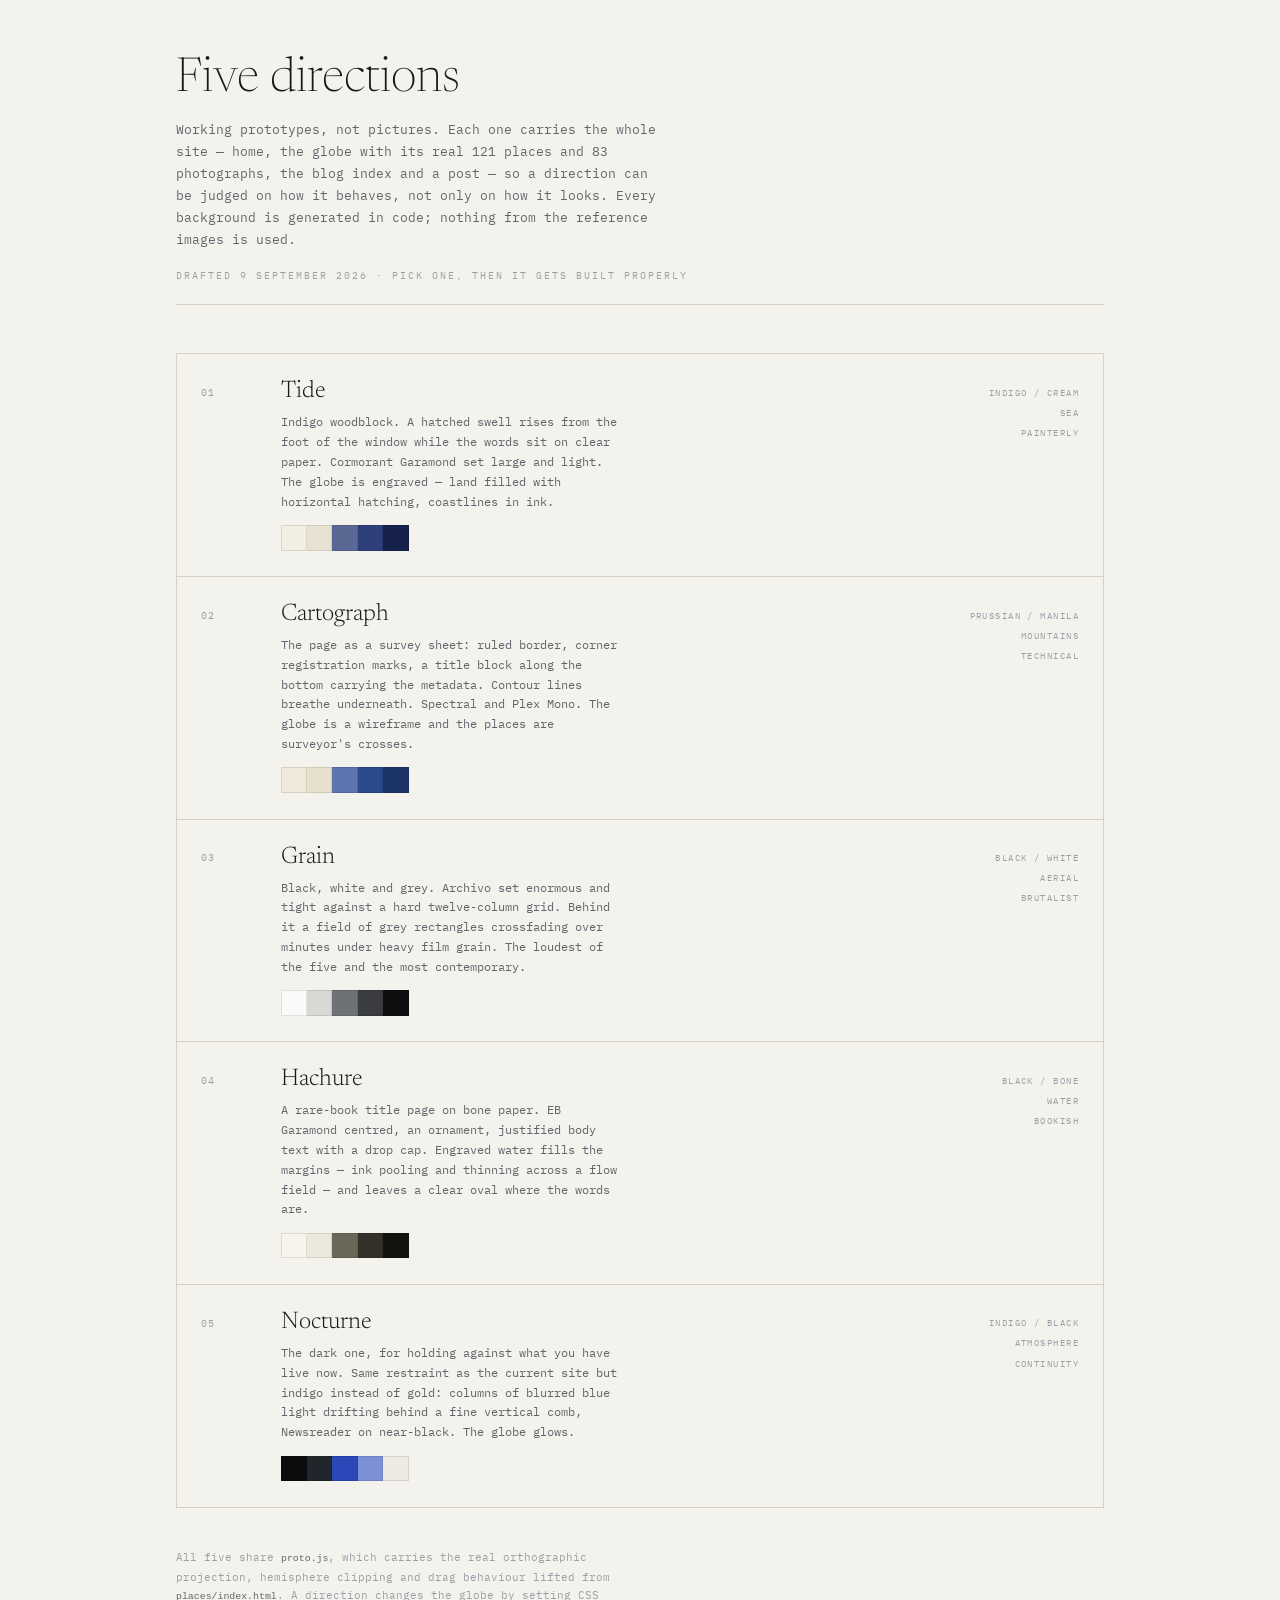
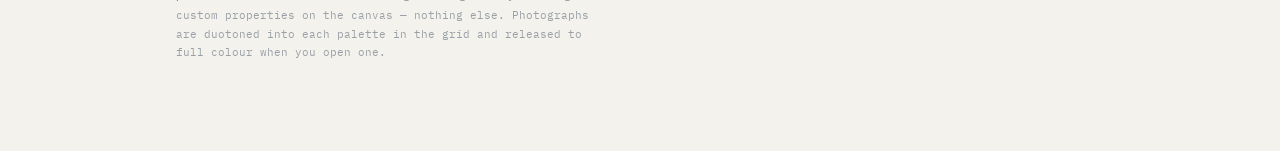
<file: design/index.html>
<!doctype html>
<html lang="en">
<head>
<meta charset="utf-8">
<meta name="viewport" content="width=device-width, initial-scale=1">
<title>Five directions - joeljussila.com</title>
<meta name="robots" content="noindex">
<link rel="preconnect" href="https://fonts.googleapis.com">
<link rel="preconnect" href="https://fonts.gstatic.com" crossorigin>
<link rel="stylesheet" href="https://fonts.googleapis.com/css2?family=IBM+Plex+Mono:wght@300;400;500&family=Newsreader:opsz,wght@6..72,200;6..72,300&display=swap">
<style>
  :root{
    --paper:#F4F2EC; --ink:#16181C; --ink-soft:#61656C; --ink-faint:#9AA0A8; --rule:#D6D2C8;
    --mono:"IBM Plex Mono",ui-monospace,monospace;
    --display:Newsreader,Georgia,serif;
  }
  *,*::before,*::after{ box-sizing:border-box; }
  body{
    margin:0; background:var(--paper); color:var(--ink-soft);
    font-family:var(--mono); font-size:13px; line-height:1.7;
    -webkit-font-smoothing:antialiased;
  }
  .wrap{ max-width:64rem; margin:0 auto; padding:clamp(2rem,6vh,4rem) clamp(1.5rem,5vw,3rem) 5rem; }

  h1{ font-family:var(--display); font-weight:200; font-size:clamp(2rem,5vw,3rem); line-height:1.1; color:var(--ink); margin:0 0 .75rem; }
  .sub{ max-width:60ch; margin:0 0 1rem; font-size:.8125rem; }
  .meta{ font-size:.625rem; letter-spacing:.2em; text-transform:uppercase; color:var(--ink-faint); margin:0 0 3rem; padding-bottom:1.25rem; border-bottom:1px solid var(--rule); }

  ol{ list-style:none; margin:0; padding:0; display:grid; gap:1px; background:var(--rule); border:1px solid var(--rule); }
  li{ background:var(--paper); }

  a.card{
    display:grid; grid-template-columns:3.5rem 1fr 9rem; gap:1.5rem; align-items:start;
    padding:1.5rem 1.5rem 1.6rem; text-decoration:none; color:inherit;
    transition:background-color .25s ease;
  }
  a.card:hover{ background:#EAE7DF; }

  .n{ font-size:.625rem; letter-spacing:.14em; color:var(--ink-faint); padding-top:.35rem; }
  .name{ display:block; font-family:var(--display); font-weight:300; font-size:1.5rem; line-height:1.15; color:var(--ink); margin-bottom:.4rem; }
  .desc{ display:block; font-size:.75rem; line-height:1.65; max-width:48ch; }
  .swatches{ display:flex; gap:0; margin-top:.85rem; }
  .swatches span{ width:1.6rem; height:1.6rem; display:block; border:1px solid rgba(0,0,0,.10); border-left-width:0; }
  .swatches span:first-child{ border-left-width:1px; }
  .tags{ display:flex; flex-direction:column; gap:.3rem; align-items:flex-end; text-align:right; font-size:.5625rem; letter-spacing:.16em; text-transform:uppercase; color:var(--ink-faint); padding-top:.4rem; }

  .foot{ margin-top:2.5rem; font-size:.6875rem; color:var(--ink-faint); max-width:62ch; }
  .foot code{ font-size:.9em; color:var(--ink-soft); }

  @media (max-width:760px){
    a.card{ grid-template-columns:2.5rem 1fr; }
    .tags{ display:none; }
  }
</style>
</head>
<body>
<div class="wrap">
  <h1>Five directions</h1>
  <p class="sub">Working prototypes, not pictures. Each one carries the whole site &mdash; home, the globe with its real 121 places and 83 photographs, the blog index and a post &mdash; so a direction can be judged on how it behaves, not only on how it looks. Every background is generated in code; nothing from the reference images is used.</p>
  <p class="meta">Drafted 9 September 2026 &middot; Pick one, then it gets built properly</p>

  <ol>
    <li>
      <a class="card" href="d1-tide.html">
        <span class="n">01</span>
        <span>
          <span class="name">Tide</span>
          <span class="desc">Indigo woodblock. A hatched swell rises from the foot of the window while the words sit on clear paper. Cormorant Garamond set large and light. The globe is engraved &mdash; land filled with horizontal hatching, coastlines in ink.</span>
          <span class="swatches" aria-hidden="true">
            <span style="background:#F2EEE3"></span><span style="background:#E8E2D2"></span>
            <span style="background:#5A6893"></span><span style="background:#2E3F7A"></span><span style="background:#16224C"></span>
          </span>
        </span>
        <span class="tags"><span>Indigo / cream</span><span>Sea</span><span>Painterly</span></span>
      </a>
    </li>
    <li>
      <a class="card" href="d2-cartograph.html">
        <span class="n">02</span>
        <span>
          <span class="name">Cartograph</span>
          <span class="desc">The page as a survey sheet: ruled border, corner registration marks, a title block along the bottom carrying the metadata. Contour lines breathe underneath. Spectral and Plex Mono. The globe is a wireframe and the places are surveyor's crosses.</span>
          <span class="swatches" aria-hidden="true">
            <span style="background:#EFE9DA"></span><span style="background:#E7E0CD"></span>
            <span style="background:#5B75AE"></span><span style="background:#2B4A8C"></span><span style="background:#1C3468"></span>
          </span>
        </span>
        <span class="tags"><span>Prussian / manila</span><span>Mountains</span><span>Technical</span></span>
      </a>
    </li>
    <li>
      <a class="card" href="d3-grain.html">
        <span class="n">03</span>
        <span>
          <span class="name">Grain</span>
          <span class="desc">Black, white and grey. Archivo set enormous and tight against a hard twelve-column grid. Behind it a field of grey rectangles crossfading over minutes under heavy film grain. The loudest of the five and the most contemporary.</span>
          <span class="swatches" aria-hidden="true">
            <span style="background:#FAFAF8"></span><span style="background:#D8D8D5"></span>
            <span style="background:#6E7176"></span><span style="background:#3A3C40"></span><span style="background:#0E0F11"></span>
          </span>
        </span>
        <span class="tags"><span>Black / white</span><span>Aerial</span><span>Brutalist</span></span>
      </a>
    </li>
    <li>
      <a class="card" href="d4-hachure.html">
        <span class="n">04</span>
        <span>
          <span class="name">Hachure</span>
          <span class="desc">A rare-book title page on bone paper. EB Garamond centred, an ornament, justified body text with a drop cap. Engraved water fills the margins &mdash; ink pooling and thinning across a flow field &mdash; and leaves a clear oval where the words are.</span>
          <span class="swatches" aria-hidden="true">
            <span style="background:#F7F4EC"></span><span style="background:#EDE8DC"></span>
            <span style="background:#6B6759"></span><span style="background:#33312A"></span><span style="background:#14130F"></span>
          </span>
        </span>
        <span class="tags"><span>Black / bone</span><span>Water</span><span>Bookish</span></span>
      </a>
    </li>
    <li>
      <a class="card" href="d5-nocturne.html">
        <span class="n">05</span>
        <span>
          <span class="name">Nocturne</span>
          <span class="desc">The dark one, for holding against what you have live now. Same restraint as the current site but indigo instead of gold: columns of blurred blue light drifting behind a fine vertical comb, Newsreader on near-black. The globe glows.</span>
          <span class="swatches" aria-hidden="true">
            <span style="background:#0B0C0E"></span><span style="background:#22252B"></span>
            <span style="background:#2A48B8"></span><span style="background:#7C90D8"></span><span style="background:#EDEAE2"></span>
          </span>
        </span>
        <span class="tags"><span>Indigo / black</span><span>Atmosphere</span><span>Continuity</span></span>
      </a>
    </li>
  </ol>

  <p class="foot">All five share <code>proto.js</code>, which carries the real orthographic projection, hemisphere clipping and drag behaviour lifted from <code>places/index.html</code>. A direction changes the globe by setting CSS custom properties on the canvas &mdash; nothing else. Photographs are duotoned into each palette in the grid and released to full colour when you open one.</p>
</div>
</body>
</html>
</file>
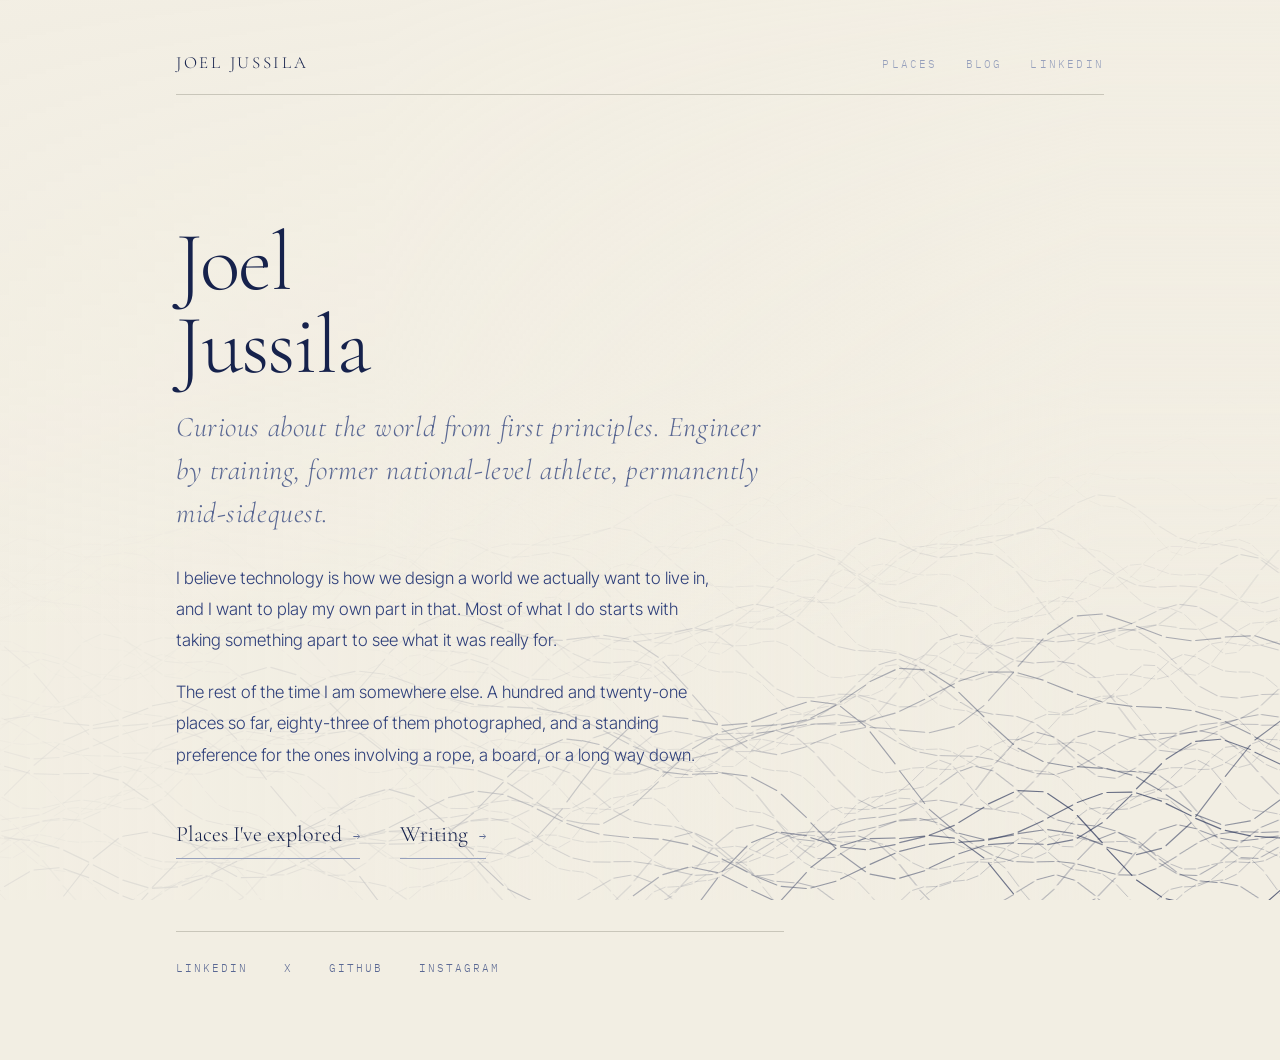
<file: design/d1-tide.html>
<!doctype html>
<html lang="en">
<head>
<meta charset="utf-8">
<meta name="viewport" content="width=device-width, initial-scale=1">
<title>Tide - Joel Jussila</title>
<meta name="robots" content="noindex">
<link rel="preconnect" href="https://fonts.googleapis.com">
<link rel="preconnect" href="https://fonts.gstatic.com" crossorigin>
<link rel="stylesheet" href="https://fonts.googleapis.com/css2?family=Cormorant+Garamond:ital,wght@0,300;0,400;1,300&family=IBM+Plex+Mono:wght@300;400&family=Inter+Tight:wght@300;400&display=swap">
<style>
  :root{
    --paper:      #F2EEE3;
    --paper-deep: #E8E2D2;
    --ink:        #16224C;
    --ink-mid:    #2E3F7A;
    --ink-soft:   #5A6893;
    --ink-faint:  #96A0BC;
    --rule:       #C9C6BA;
    --sea:        22, 34, 76;
    --display: "Cormorant Garamond", Georgia, serif;
    --body: "Inter Tight", system-ui, sans-serif;
    --mono: "IBM Plex Mono", ui-monospace, monospace;
  }

  *,*::before,*::after{ box-sizing:border-box; }

  html,body{ height:100%; }

  body{
    margin:0;
    background: var(--paper);
    color: var(--ink-mid);
    font-family: var(--body);
    font-weight:300;
    font-size:16px;
    line-height:1.75;
    -webkit-font-smoothing:antialiased;
    overflow-x:hidden;
  }

  /* ---- the sea ---------------------------------------------------------
     Three layers of hatched swell, painted once each and then drifting past
     one another at different speeds. Nothing is regenerated per frame, so
     the whole thing costs a couple of drawImage calls. */

  #sea{
    position:fixed;
    inset:0;
    width:100%;
    height:100%;
    z-index:0;
    pointer-events:none;
  }

  .veil{
    position:fixed;
    inset:0;
    z-index:1;
    pointer-events:none;
    background:
      linear-gradient(to bottom, rgba(242,238,227,.94) 0%, rgba(242,238,227,.58) 42%, rgba(242,238,227,0) 70%),
      linear-gradient(to right, rgba(242,238,227,.90) 0%, rgba(242,238,227,.82) 30%, rgba(242,238,227,.42) 58%, rgba(242,238,227,0) 86%);
  }

  html[data-current-view="places"] .veil,
  html[data-current-view="blog"] .veil,
  html[data-current-view="post"] .veil{
    background:
      linear-gradient(to bottom, rgba(242,238,227,.95) 0%, rgba(242,238,227,.90) 60%, rgba(242,238,227,.86) 100%);
  }

  .shell{
    position:relative;
    z-index:2;
    max-width: 66rem;
    margin:0 auto;
    padding: clamp(1.75rem,4vw,3rem) clamp(1.5rem,5vw,4rem) 5rem;
    min-height:100%;
  }

  /* ---- chrome ---------------------------------------------------------- */

  .masthead{
    display:flex;
    justify-content:space-between;
    align-items:baseline;
    gap:2rem;
    padding-bottom:1rem;
    border-bottom:1px solid var(--rule);
  }

  .sigil{
    font-family:var(--display);
    font-size:1.0625rem;
    letter-spacing:.16em;
    text-transform:uppercase;
    color:var(--ink);
    text-decoration:none;
  }

  nav.top{ display:flex; gap:1.75rem; }

  nav.top a{
    font-family:var(--mono);
    font-size:.6875rem;
    letter-spacing:.2em;
    text-transform:uppercase;
    color:var(--ink-faint);
    text-decoration:none;
    padding-bottom:.2rem;
    border-bottom:1px solid transparent;
    transition:color .35s ease, border-color .35s ease;
  }
  nav.top a:hover{ color:var(--ink); border-bottom-color:var(--ink); }
  html[data-current-view="places"] nav.top a[data-goto="places"],
  html[data-current-view="blog"] nav.top a[data-goto="blog"],
  html[data-current-view="post"] nav.top a[data-goto="blog"]{ color:var(--ink); border-bottom-color:var(--ink); }

  /* ---- home ------------------------------------------------------------ */

  .hero{ padding: clamp(4rem,14vh,9rem) 0 0; max-width:38rem; }

  h1{
    font-family:var(--display);
    font-weight:300;
    font-size:clamp(3rem,9vw,5.25rem);
    line-height:.98;
    letter-spacing:-.015em;
    color:var(--ink);
    margin:0 0 1.75rem;
  }

  h1 em{
    display:block;
    font-style:italic;
    font-size:.34em;
    letter-spacing:.02em;
    line-height:1.5;
    color:var(--ink-soft);
    margin-top:1.25rem;
  }

  .lede{
    font-size:1.0625rem;
    line-height:1.85;
    color:var(--ink-mid);
    margin:0 0 2.75rem;
    max-width:34rem;
  }
  .lede + .lede{ margin-top:-1.5rem; }

  .doors{ display:flex; flex-wrap:wrap; gap:.75rem 2.5rem; align-items:baseline; margin:0 0 4.5rem; }

  .door{
    font-family:var(--display);
    font-size:1.375rem;
    color:var(--ink);
    text-decoration:none;
    display:inline-flex;
    align-items:baseline;
    gap:.7rem;
    padding-bottom:.25rem;
    border-bottom:1px solid var(--ink-faint);
    transition:border-color .35s ease, gap .35s ease;
  }
  .door .arrow{ font-family:var(--mono); font-size:.75rem; color:var(--ink-soft); }
  .door:hover{ border-bottom-color:var(--ink); gap:1.1rem; }

  .elsewhere{
    list-style:none; margin:0; padding:1.25rem 0 0;
    border-top:1px solid var(--rule);
    display:flex; flex-wrap:wrap; gap:.4rem 2.25rem;
  }
  .elsewhere a{
    font-family:var(--mono);
    font-size:.6875rem;
    letter-spacing:.18em;
    text-transform:uppercase;
    color:var(--ink-soft);
    text-decoration:none;
    transition:color .3s ease;
  }
  .elsewhere a:hover{ color:var(--ink); }

  /* ---- section heads --------------------------------------------------- */

  .kicker{
    font-family:var(--mono);
    font-size:.625rem;
    letter-spacing:.24em;
    text-transform:uppercase;
    color:var(--ink-faint);
    margin:0 0 1rem;
  }

  h2.section{
    font-family:var(--display);
    font-weight:300;
    font-size:clamp(2.25rem,6vw,3.5rem);
    line-height:1.05;
    color:var(--ink);
    margin:0 0 .85rem;
  }

  .note{ font-size:.9375rem; color:var(--ink-soft); max-width:44ch; margin:0; }

  .view-head{ padding: clamp(2.5rem,7vh,4.5rem) 0 clamp(1.5rem,4vh,2.5rem); }

  /* ---- places ---------------------------------------------------------- */

  .stage{
    display:grid;
    grid-template-columns: minmax(0,1fr) 14rem;
    gap: clamp(2rem,5vw,4rem);
    align-items:start;
  }

  .globe-holder{
    position:relative;
    display:grid;
    place-items:center;
    min-height: min(62vh, 34rem);
  }

  canvas[data-proto="globe"]{
    display:block;
    touch-action:none;
    cursor:grab;
    max-width:100%;
    --g-sea: transparent;
    --g-land: #E4DFD1;
    --g-edge: #16224C;
    --g-grat: rgba(22,34,76,.10);
    --g-rim: rgba(22,34,76,.35);
    --g-mark: #16224C;
    --g-mark-hi: #16224C;
    --g-label: #16224C;
    --g-glow: 22,34,76;
    --g-glow-alpha: 0.05;
    --g-label-font: 400 11px "IBM Plex Mono", monospace;
    --g-hatch-gap: 3.4;
    --g-hatch-angle: 0;
    --g-mark-shape: dot;
  }
  canvas.dragging{ cursor:grabbing; }

  .index-head{
    display:flex; justify-content:space-between; align-items:baseline;
    font-family:var(--mono); font-size:.625rem; letter-spacing:.2em;
    text-transform:uppercase; color:var(--ink-faint);
    padding-bottom:.75rem; margin:0 0 .5rem;
    border-bottom:1px solid var(--rule);
  }

  ul.index{
    list-style:none; margin:0; padding:0 .5rem 0 0;
    max-height:min(30rem, 58vh); overflow-y:auto;
    scrollbar-width:thin; scrollbar-color:var(--rule) transparent;
  }
  ul.index::-webkit-scrollbar{ width:4px; }
  ul.index::-webkit-scrollbar-thumb{ background:var(--rule); }

  ul.index button{
    width:100%; display:flex; align-items:baseline; gap:.85rem;
    padding:.35rem 0; background:none; border:0; text-align:left;
    font-family:var(--display); font-size:1rem; color:var(--ink-soft);
    cursor:pointer; transition:color .3s ease;
  }
  ul.index button:hover, ul.index button[aria-current="true"]{ color:var(--ink); }
  ul.index .n{ font-family:var(--mono); font-size:.5625rem; color:var(--ink-faint); font-variant-numeric:tabular-nums; }

  /* ---- panel ----------------------------------------------------------- */

  .panel{
    position:fixed; top:0; right:0; bottom:0; z-index:30;
    width:min(25rem,100vw);
    background:var(--paper);
    border-left:1px solid var(--rule);
    padding: clamp(1.5rem,4vw,2.25rem);
    overflow-y:auto;
    transform:translateX(101%);
    box-shadow: -30px 0 60px -40px rgba(22,34,76,.4);
    /* Closed means invisible, not merely pushed off the edge. A transform
       alone leaves the panel on screen for any frame where the breakpoint
       has just changed and the transition has not caught up. */
    visibility:hidden;
  }
  .ready .panel{ transition: transform .5s cubic-bezier(.22,.61,.36,1), visibility 0s linear .5s; }
  .panel[data-open="true"]{
    transform:none;
    visibility:visible;
    transition: transform .5s cubic-bezier(.22,.61,.36,1), visibility 0s;
  }

  .panel-close{
    background:none; border:0; padding:0;
    font-family:var(--mono); font-size:.625rem; letter-spacing:.2em;
    text-transform:uppercase; color:var(--ink-faint); cursor:pointer;
    transition:color .3s ease;
  }
  .panel-close:hover{ color:var(--ink); }

  .panel h3{
    font-family:var(--display); font-weight:300;
    font-size:2.25rem; line-height:1.1; color:var(--ink);
    margin:1.5rem 0 .35rem;
  }
  .coords{ font-family:var(--mono); font-size:.625rem; letter-spacing:.1em; color:var(--ink-faint); margin:0 0 1.75rem; }

  .frames{ display:grid; gap:.6rem; }

  /* Duotone: the photograph is flattened to grey, multiplied onto paper so
     white becomes paper, then screened with indigo so black becomes ink.
     Colour is held back for the lightbox. */
  .frame{
    position:relative;
    aspect-ratio:1/1;
    background:var(--paper-deep);
    overflow:hidden;
    cursor:pointer;
    border:1px solid var(--rule);
  }
  .frame img{
    width:100%; height:100%; object-fit:cover; display:block;
    filter:grayscale(1) contrast(1.12) brightness(1.04);
    mix-blend-mode:multiply;
    transition:transform .8s cubic-bezier(.22,.61,.36,1);
  }
  .frame::after{
    content:""; position:absolute; inset:0; pointer-events:none;
    background:rgb(var(--sea));
    mix-blend-mode:screen;
    opacity:.62;
  }
  .frame:hover img{ transform:scale(1.03); }
  .frame.is-empty{
    display:grid; place-items:center; cursor:default;
    font-family:var(--mono); font-size:.5625rem; letter-spacing:.18em;
    text-transform:uppercase; color:var(--ink-faint);
  }
  .frame.is-empty::after{ display:none; }

  .lightbox{
    position:fixed; inset:0; z-index:60;
    background:rgba(242,238,227,.94);
    display:grid; place-items:center;
    padding:clamp(1.5rem,6vw,5rem);
    opacity:0; visibility:hidden; transition:opacity .4s ease, visibility .4s;
    cursor:zoom-out;
  }
  .lightbox[data-open="true"]{ opacity:1; visibility:visible; }
  .lightbox img{ max-width:100%; max-height:82vh; display:block; box-shadow:0 40px 80px -40px rgba(22,34,76,.45); }
  .lightbox figcaption{
    font-family:var(--mono); font-size:.625rem; letter-spacing:.2em;
    text-transform:uppercase; color:var(--ink-soft); margin-top:1.25rem; text-align:center;
  }

  /* ---- blog ------------------------------------------------------------ */

  ul.posts{ list-style:none; margin:0; padding:0; border-top:1px solid var(--rule); max-width:48rem; }
  ul.posts button{
    width:100%; display:grid;
    grid-template-columns:2.5rem 1fr auto;
    gap:1.5rem; align-items:baseline;
    padding:1.75rem 0; background:none; border:0;
    border-bottom:1px solid var(--rule);
    text-align:left; cursor:pointer;
    transition:padding-left .4s cubic-bezier(.22,.61,.36,1);
  }
  ul.posts button:hover{ padding-left:.75rem; }
  .post-n{ font-family:var(--mono); font-size:.625rem; color:var(--ink-faint); }
  .post-main{ display:block; }
  .post-title{
    display:block; font-family:var(--display); font-weight:300;
    font-size:1.625rem; line-height:1.2; color:var(--ink); margin-bottom:.3rem;
  }
  .post-stand{ display:block; font-size:.875rem; color:var(--ink-soft); max-width:40ch; }
  .post-meta{ display:flex; flex-direction:column; align-items:flex-end; gap:.2rem; font-family:var(--mono); font-size:.5625rem; letter-spacing:.14em; text-transform:uppercase; color:var(--ink-faint); }

  /* ---- one post -------------------------------------------------------- */

  .article{ max-width:34rem; margin:0 auto; padding: clamp(2.5rem,7vh,5rem) 0 6rem; }
  .article .back{
    font-family:var(--mono); font-size:.625rem; letter-spacing:.2em;
    text-transform:uppercase; color:var(--ink-faint); text-decoration:none;
    display:inline-block; margin-bottom:3rem; cursor:pointer;
  }
  .article .back:hover{ color:var(--ink); }
  .article h2{
    font-family:var(--display); font-weight:300;
    font-size:clamp(2.25rem,5.5vw,3.25rem); line-height:1.08;
    color:var(--ink); margin:0 0 1rem;
  }
  .article .standfirst{
    font-family:var(--display); font-style:italic; font-size:1.25rem;
    line-height:1.6; color:var(--ink-soft); margin:0 0 1.5rem;
  }
  .article .dateline{
    font-family:var(--mono); font-size:.625rem; letter-spacing:.18em;
    text-transform:uppercase; color:var(--ink-faint);
    padding-bottom:2.5rem; margin:0 0 2.5rem; border-bottom:1px solid var(--rule);
  }
  .article .body p{ font-size:1.0625rem; line-height:1.95; color:var(--ink-mid); margin:0 0 1.6rem; }
  .article .body p:first-child::first-letter{
    font-family:var(--display); font-size:3.6em; float:left;
    line-height:.82; padding:.06em .12em 0 0; color:var(--ink);
  }

  @media (max-width:880px){
    .stage{ grid-template-columns:1fr; }
    ul.index{ max-height:16rem; }
    .panel{ top:auto; width:100%; max-height:84svh; border-left:0; border-top:1px solid var(--rule); transform:translateY(101%); }
    ul.posts button{ grid-template-columns:2rem 1fr; }
    .post-meta{ display:none; }
  }

  @media (prefers-reduced-motion: reduce){
    *{ transition-duration:.01ms !important; }
  }
</style>
</head>
<body>

<canvas id="sea" aria-hidden="true"></canvas>
<div class="veil" aria-hidden="true"></div>

<div class="shell">

  <header class="masthead">
    <a class="sigil" href="#" data-goto="home">Joel Jussila</a>
    <nav class="top">
      <a href="#" data-goto="places">Places</a>
      <a href="#" data-goto="blog">Blog</a>
      <a href="https://www.linkedin.com/in/joel-jussila/">LinkedIn</a>
    </nav>
  </header>

  <!-- ---- home ---- -->
  <section data-view="home">
    <div class="hero">
      <h1>Joel<br>Jussila<em>Curious about the world from first principles. Engineer by training, former national-level athlete, permanently mid-sidequest.</em></h1>

      <p class="lede">I believe technology is how we design a world we actually want to live in, and I want to play my own part in that. Most of what I do starts with taking something apart to see what it was really for.</p>
      <p class="lede">The rest of the time I am somewhere else. A hundred and twenty-one places so far, eighty-three of them photographed, and a standing preference for the ones involving a rope, a board, or a long way down.</p>

      <div class="doors">
        <a class="door" href="#" data-goto="places">Places I've explored <span class="arrow">&rarr;</span></a>
        <a class="door" href="#" data-goto="blog">Writing <span class="arrow">&rarr;</span></a>
      </div>

      <ul class="elsewhere">
        <li><a href="https://www.linkedin.com/in/joel-jussila/" rel="me">LinkedIn</a></li>
        <li><a href="https://x.com/JoelJussila" rel="me">X</a></li>
        <li><a href="https://github.com/joeljussila" rel="me">GitHub</a></li>
        <li><a href="https://instagram.com/jussilajoel" rel="me">Instagram</a></li>
      </ul>
    </div>
  </section>

  <!-- ---- places ---- -->
  <section data-view="places" hidden>
    <div class="view-head">
      <p class="kicker">Atlas / <span data-proto="count-inline"></span> places</p>
      <h2 class="section">Places I've explored</h2>
      <p class="note">Drag to turn the globe. Every mark is somewhere I have been; open one to see what it looks like.</p>
    </div>

    <div class="stage">
      <div class="globe-holder">
        <canvas data-proto="globe" data-globe-style="hatch" aria-label="Rotatable globe marking visited places. The list beside it covers the same places."></canvas>
      </div>
      <nav>
        <p class="index-head"><span>Index</span><span data-proto="count"></span></p>
        <ul class="index" data-proto="index"></ul>
      </nav>
    </div>
  </section>

  <!-- ---- blog ---- -->
  <section data-view="blog" hidden>
    <div class="view-head">
      <p class="kicker">Blog</p>
      <h2 class="section">Writing</h2>
      <p class="note">Thinking out loud, mostly unfinished. Placeholder pieces until there is something real to put here.</p>
    </div>
    <ul class="posts" data-proto="posts"></ul>
  </section>

  <!-- ---- one post ---- -->
  <section data-view="post" hidden>
    <article class="article">
      <a class="back" data-goto="blog">&larr; All writing</a>
      <h2 data-proto="post-title"></h2>
      <p class="standfirst" data-proto="post-standfirst"></p>
      <p class="dateline" data-proto="post-date"></p>
      <div class="body" data-proto="post-body"></div>
    </article>
  </section>

</div>

<aside class="panel" data-proto="panel" data-open="false" aria-hidden="true">
  <button class="panel-close" data-proto="panel-close" type="button">Close</button>
  <h3 data-proto="panel-title"></h3>
  <p class="coords" data-proto="panel-coords"></p>
  <div class="frames" data-proto="panel-frames"></div>
</aside>

<figure class="lightbox" data-proto="lightbox" data-open="false" aria-hidden="true">
  <img data-proto="lightbox-img" alt="">
  <figcaption data-proto="lightbox-caption"></figcaption>
</figure>

<script src="proto.js"></script>
<script>
/* ---- the sea --------------------------------------------------------------
 *
 * Swell drawn as short ink strokes riding a sum of sines, dense at the foot
 * of the page and dissolving upward. Each layer is painted once into a tile
 * exactly one viewport wide; the wave frequencies are snapped to whole
 * cycles across that width so the tile can be laid end to end without a
 * seam. The animation is then nothing but those tiles sliding past one
 * another at a few pixels a second - slow enough to read as weather, cheap
 * enough to leave running.
 *
 * Tiles are painted at 1x on purpose. Three retina-sized tiles exceed the
 * page's canvas memory budget, and the browser answers that by handing back
 * canvases of zero size. Slight aliasing on a hairline reads as ink grain
 * anyway.
 */
(function(){
  var canvas = document.getElementById("sea");
  var ctx = canvas.getContext("2d");
  var reduced = matchMedia("(prefers-reduced-motion: reduce)").matches;

  var INK = "22,34,76";
  var TAU = Math.PI * 2;

  var layers = [
    { speed: 0.09, alpha: 0.34, amp: 26, cycles: 5, rows: 22, len: 11, gap: 2.6, top: 0.44, bottom: 1.00, w: 0.7 },
    { speed: 0.17, alpha: 0.48, amp: 40, cycles: 3, rows: 20, len: 17, gap: 3.4, top: 0.60, bottom: 1.14, w: 0.9 },
    { speed: 0.30, alpha: 0.66, amp: 58, cycles: 2, rows: 16, len: 25, gap: 4.6, top: 0.76, bottom: 1.28, w: 1.15 }
  ];

  var W = 0, H = 0;

  function paintLayer(layer, index){
    var tile = document.createElement("canvas");
    tile.width = Math.max(1, Math.round(W));
    tile.height = Math.max(1, Math.round(H));
    var t = tile.getContext("2d");
    t.lineCap = "round";

    // Whole cycles across the tile, so the two halves of the loop meet
    // without a join.
    var f1 = TAU * layer.cycles / W;
    var f2 = f1 * 3;
    var seed = index * 2.7;

    for (var r = 0; r < layer.rows; r++){
      var band = r / (layer.rows - 1);
      var rowY = H * (layer.top + (layer.bottom - layer.top) * band);

      // Ink gathers toward the bottom of the window and thins out above,
      // so the page has a waterline rather than an all-over pattern.
      var depth = rowY / H;
      var fade = Math.max(0, Math.min(1, (depth - 0.40) / 0.55));
      fade = Math.pow(fade, 1.6);
      if (fade <= 0.004) continue;

      // Each row carries its own phase and amplitude, which is what stops
      // the rows from lining up into corduroy.
      var phase = r * 1.31 + seed;
      var amp = layer.amp * (0.55 + 0.75 * Math.abs(Math.sin(r * 0.83 + seed)));

      t.strokeStyle = "rgba(" + INK + "," + (layer.alpha * fade).toFixed(3) + ")";
      t.lineWidth = layer.w;
      t.beginPath();

      var step = layer.len + layer.gap;
      for (var x = -layer.len; x < W + layer.len; x += step){
        var y = rowY
          + Math.sin(x * f1 + phase) * amp
          + Math.sin(x * f2 + phase * 1.7) * amp * 0.28;
        // Strokes lean into the slope of the wave, which is what makes the
        // field read as moving water rather than as a texture.
        var slope = Math.cos(x * f1 + phase) * amp * f1
                  + Math.cos(x * f2 + phase * 1.7) * amp * 0.28 * f2;
        var half = layer.len / 2;
        t.moveTo(x - half, y - slope * half);
        t.lineTo(x + half, y + slope * half);
      }
      t.stroke();
    }

    layer.tile = tile;
    layer.offset = layer.offset || Math.random() * W;
  }

  function resize(){
    W = Math.max(1, innerWidth);
    H = Math.max(1, innerHeight);
    var dpr = Math.min(devicePixelRatio || 1, 2);
    canvas.width = Math.round(W * dpr);
    canvas.height = Math.round(H * dpr);
    canvas.style.width = W + "px";
    canvas.style.height = H + "px";
    ctx.setTransform(dpr,0,0,dpr,0,0);
    layers.forEach(paintLayer);
    render();
  }

  function render(){
    ctx.clearRect(0,0,W,H);
    for (var i = 0; i < layers.length; i++){
      var l = layers[i];
      if (!l.tile || !l.tile.width) continue;
      var x = -(l.offset % W);
      ctx.drawImage(l.tile, x, 0);
      ctx.drawImage(l.tile, x + W, 0);
    }
  }

  var last = performance.now();
  function tick(now){
    var dt = Math.min(now - last, 100) / 1000;
    last = now;
    for (var i = 0; i < layers.length; i++) layers[i].offset += layers[i].speed * dt * 60;
    render();
    requestAnimationFrame(tick);
  }

  var timer;
  addEventListener("resize", function(){
    clearTimeout(timer);
    timer = setTimeout(resize, 150);
  });

  resize();
  if (!reduced) requestAnimationFrame(tick);
})();

Proto.start();
</script>
</body>
</html>
</file>
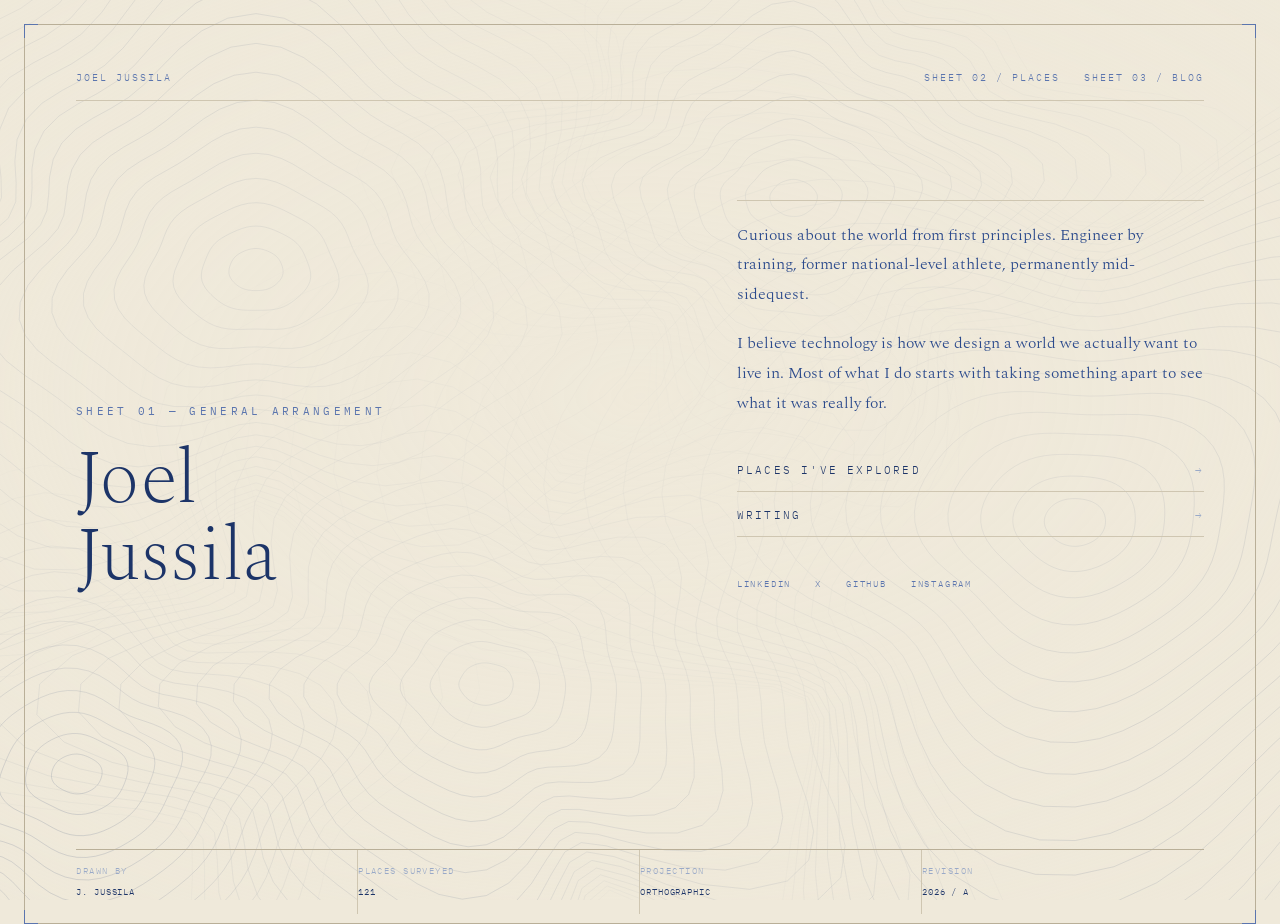
<file: design/d2-cartograph.html>
<!doctype html>
<html lang="en">
<head>
<meta charset="utf-8">
<meta name="viewport" content="width=device-width, initial-scale=1">
<title>Cartograph - Joel Jussila</title>
<meta name="robots" content="noindex">
<link rel="preconnect" href="https://fonts.googleapis.com">
<link rel="preconnect" href="https://fonts.gstatic.com" crossorigin>
<link rel="stylesheet" href="https://fonts.googleapis.com/css2?family=IBM+Plex+Mono:wght@300;400;500&family=Spectral:ital,wght@0,200;0,300;0,400;1,300&display=swap">
<style>
  :root{
    --paper:      #EFE9DA;
    --paper-warm: #E7E0CD;
    --ink:        #1C3468;
    --ink-mid:    #2B4A8C;
    --ink-soft:   #5B75AE;
    --ink-faint:  #9AAAC8;
    --rule:       #B9AF98;
    --rule-fine:  #CFC6B1;
    --display: Spectral, Georgia, serif;
    --mono: "IBM Plex Mono", ui-monospace, monospace;
  }

  *,*::before,*::after{ box-sizing:border-box; }
  html,body{ height:100%; }

  body{
    margin:0;
    background:var(--paper);
    color:var(--ink-mid);
    font-family:var(--display);
    font-weight:300;
    font-size:16px;
    line-height:1.7;
    -webkit-font-smoothing:antialiased;
    overflow-x:hidden;
  }

  #contours{ position:fixed; inset:0; width:100%; height:100%; z-index:0; pointer-events:none; }

  .veil{
    position:fixed; inset:0; z-index:1; pointer-events:none;
    background:
      radial-gradient(88% 72% at 50% 44%, rgba(239,233,218,.90) 0%, rgba(239,233,218,.72) 48%, rgba(239,233,218,.30) 100%);
  }
  html[data-current-view="places"] .veil,
  html[data-current-view="blog"] .veil,
  html[data-current-view="post"] .veil{
    background: rgba(239,233,218,.90);
  }

  /* ---- the drawing sheet -----------------------------------------------
     The whole page is presented as a survey sheet: a ruled border, corner
     registration marks, and a title block that carries the metadata a
     drawing would carry. */

  .sheet{
    position:relative;
    z-index:2;
    min-height:100%;
    margin: clamp(.75rem,2vw,1.5rem);
    border:1px solid var(--rule);
    padding: clamp(1.5rem,3.5vw,2.75rem) clamp(1.5rem,4vw,3.25rem) 0;
    display:flex;
    flex-direction:column;
  }

  /* Registration marks, one per corner. */
  .sheet::before, .sheet::after,
  .reg-b::before, .reg-b::after{
    content:"";
    position:absolute;
    width:14px; height:14px;
    border:0 solid var(--ink-soft);
    pointer-events:none;
  }
  .sheet::before{ top:-1px; left:-1px; border-top-width:1px; border-left-width:1px; }
  .sheet::after{ top:-1px; right:-1px; border-top-width:1px; border-right-width:1px; }
  .reg-b::before{ bottom:-1px; left:-1px; border-bottom-width:1px; border-left-width:1px; }
  .reg-b::after{ bottom:-1px; right:-1px; border-bottom-width:1px; border-right-width:1px; }
  .reg-b{ position:absolute; inset:0; pointer-events:none; }

  .sheet-head{
    display:flex; justify-content:space-between; align-items:baseline; gap:2rem;
    font-family:var(--mono); font-size:.625rem; letter-spacing:.2em;
    text-transform:uppercase; color:var(--ink-soft);
    padding-bottom:.85rem; border-bottom:1px solid var(--rule-fine);
  }
  .sheet-head a{ color:var(--ink-soft); text-decoration:none; transition:color .3s ease; }
  .sheet-head a:hover{ color:var(--ink); }
  nav.top{ display:flex; gap:1.5rem; }
  html[data-current-view="places"] nav.top a[data-goto="places"],
  html[data-current-view="blog"] nav.top a[data-goto="blog"],
  html[data-current-view="post"] nav.top a[data-goto="blog"]{ color:var(--ink); }

  .sheet-body{ flex:1; }

  /* ---- title block ------------------------------------------------------ */

  .title-block{
    margin-top:auto;
    display:grid;
    grid-template-columns: repeat(4, minmax(0,1fr));
    border-top:1px solid var(--rule);
    font-family:var(--mono);
    font-size:.5625rem;
    letter-spacing:.16em;
    text-transform:uppercase;
  }
  .title-block div{ padding:.85rem 1rem .9rem 0; border-right:1px solid var(--rule-fine); }
  .title-block div:last-child{ border-right:0; }
  .title-block dt{ color:var(--ink-faint); margin:0 0 .35rem; }
  .title-block dd{ color:var(--ink); margin:0; letter-spacing:.1em; }

  /* ---- home ------------------------------------------------------------- */

  .plate{
    display:grid;
    grid-template-columns: minmax(0,1.25fr) minmax(0,1fr);
    gap: clamp(2rem,6vw,5rem);
    align-items:end;
    padding: clamp(3rem,11vh,7rem) 0 clamp(2.5rem,7vh,4.5rem);
  }

  h1{
    font-family:var(--display);
    font-weight:200;
    font-size:clamp(2.75rem,7.5vw,4.75rem);
    line-height:1.02;
    letter-spacing:-.01em;
    color:var(--ink);
    margin:0;
  }
  h1 small{
    display:block;
    font-family:var(--mono);
    font-weight:400;
    font-size:.6875rem;
    letter-spacing:.3em;
    text-transform:uppercase;
    color:var(--ink-soft);
    margin-bottom:1.5rem;
  }

  .spec{
    border-top:1px solid var(--rule-fine);
    padding-top:1.25rem;
  }
  .spec p{ font-size:1rem; line-height:1.85; color:var(--ink-mid); margin:0 0 1.25rem; }
  .spec p:last-of-type{ margin-bottom:2rem; }

  .doors{ display:flex; flex-direction:column; gap:.15rem; margin:0 0 2rem; }
  .door{
    display:flex; align-items:baseline; justify-content:space-between; gap:1rem;
    padding:.7rem 0; border-bottom:1px solid var(--rule-fine);
    font-family:var(--mono); font-size:.6875rem; letter-spacing:.2em;
    text-transform:uppercase; color:var(--ink); text-decoration:none;
    transition:padding-left .35s cubic-bezier(.22,.61,.36,1), color .3s ease;
  }
  .door:hover{ padding-left:.6rem; color:var(--ink-mid); }
  .door .arrow{ color:var(--ink-faint); }

  .elsewhere{ list-style:none; margin:0; padding:0; display:flex; flex-wrap:wrap; gap:.3rem 1.5rem; }
  .elsewhere a{
    font-family:var(--mono); font-size:.5625rem; letter-spacing:.2em;
    text-transform:uppercase; color:var(--ink-soft); text-decoration:none;
  }
  .elsewhere a:hover{ color:var(--ink); }

  /* ---- section heads ---------------------------------------------------- */

  .view-head{ padding: clamp(2rem,6vh,3.5rem) 0 clamp(1.25rem,3vh,2rem); }
  .kicker{ font-family:var(--mono); font-size:.5625rem; letter-spacing:.28em; text-transform:uppercase; color:var(--ink-faint); margin:0 0 .9rem; }
  h2.section{ font-family:var(--display); font-weight:200; font-size:clamp(2rem,5vw,3rem); line-height:1.06; color:var(--ink); margin:0 0 .7rem; }
  .note{ font-size:.9375rem; color:var(--ink-soft); max-width:46ch; margin:0; }

  /* ---- places ----------------------------------------------------------- */

  .stage{ display:grid; grid-template-columns:minmax(0,1fr) 15rem; gap:clamp(2rem,5vw,3.5rem); align-items:start; }
  .globe-holder{ position:relative; display:grid; place-items:center; min-height:min(58vh,32rem); }

  canvas[data-proto="globe"]{
    display:block; touch-action:none; cursor:grab; max-width:100%;
    --g-sea: rgba(239,233,218,.55);
    --g-land: transparent;
    --g-edge: #1C3468;
    --g-grat: rgba(28,52,104,.22);
    --g-rim: rgba(28,52,104,.55);
    --g-mark: #1C3468;
    --g-mark-hi: #1C3468;
    --g-label: #1C3468;
    --g-glow: 28,52,104;
    --g-glow-alpha: 0;
    --g-label-font: 500 10px "IBM Plex Mono", monospace;
    --g-mark-shape: cross;
  }
  canvas.dragging{ cursor:grabbing; }

  .index-head{
    display:flex; justify-content:space-between; align-items:baseline;
    font-family:var(--mono); font-size:.5625rem; letter-spacing:.2em;
    text-transform:uppercase; color:var(--ink-faint);
    padding-bottom:.6rem; margin:0 0 .4rem; border-bottom:1px solid var(--rule);
  }
  ul.index{
    list-style:none; margin:0; padding:0 .5rem 0 0;
    max-height:min(28rem,54vh); overflow-y:auto;
    scrollbar-width:thin; scrollbar-color:var(--rule-fine) transparent;
  }
  ul.index::-webkit-scrollbar{ width:4px; }
  ul.index::-webkit-scrollbar-thumb{ background:var(--rule-fine); }
  ul.index button{
    width:100%; display:flex; align-items:baseline; gap:.8rem;
    padding:.3rem 0; background:none; border:0; text-align:left;
    font-family:var(--mono); font-size:.6875rem; letter-spacing:.1em;
    text-transform:uppercase; color:var(--ink-soft); cursor:pointer;
    transition:color .25s ease;
  }
  ul.index button:hover, ul.index button[aria-current="true"]{ color:var(--ink); }
  ul.index .n{ font-size:.5rem; color:var(--ink-faint); font-variant-numeric:tabular-nums; }

  /* ---- panel ------------------------------------------------------------ */

  .panel{
    position:fixed; top:0; right:0; bottom:0; z-index:30;
    width:min(24rem,100vw);
    background:var(--paper);
    border-left:1px solid var(--rule);
    padding:clamp(1.5rem,3.5vw,2.25rem);
    overflow-y:auto;
    transform:translateX(101%);
    visibility:hidden;
    box-shadow:-30px 0 60px -45px rgba(28,52,104,.45);
  }
  .ready .panel{ transition: transform .5s cubic-bezier(.22,.61,.36,1), visibility 0s linear .5s; }
  .panel[data-open="true"]{ transform:none; visibility:visible; transition: transform .5s cubic-bezier(.22,.61,.36,1), visibility 0s; }

  .panel-close{
    background:none; border:1px solid var(--rule-fine); padding:.4rem .8rem;
    font-family:var(--mono); font-size:.5625rem; letter-spacing:.2em;
    text-transform:uppercase; color:var(--ink-soft); cursor:pointer;
    transition:color .3s ease, border-color .3s ease;
  }
  .panel-close:hover{ color:var(--ink); border-color:var(--ink-soft); }
  .panel h3{ font-family:var(--display); font-weight:200; font-size:2rem; line-height:1.1; color:var(--ink); margin:1.5rem 0 .3rem; }
  .coords{ font-family:var(--mono); font-size:.5625rem; letter-spacing:.14em; color:var(--ink-faint); margin:0 0 1.5rem; padding-bottom:1rem; border-bottom:1px solid var(--rule-fine); }

  .frames{ display:grid; gap:.5rem; }
  .frame{
    position:relative; aspect-ratio:3/2; overflow:hidden; cursor:pointer;
    background:var(--paper-warm); border:1px solid var(--rule-fine);
  }
  .frame img{
    width:100%; height:100%; object-fit:cover; display:block;
    filter:grayscale(1) contrast(1.15) brightness(1.02);
    mix-blend-mode:multiply;
    transition:transform .8s cubic-bezier(.22,.61,.36,1);
  }
  .frame::after{
    content:""; position:absolute; inset:0; pointer-events:none;
    background:#1C3468; mix-blend-mode:screen; opacity:.58;
  }
  .frame:hover img{ transform:scale(1.03); }
  .frame.is-empty{ display:grid; place-items:center; cursor:default; font-family:var(--mono); font-size:.5rem; letter-spacing:.2em; text-transform:uppercase; color:var(--ink-faint); }
  .frame.is-empty::after{ display:none; }

  .lightbox{
    position:fixed; inset:0; z-index:60; background:rgba(239,233,218,.95);
    display:grid; place-items:center; padding:clamp(1.5rem,6vw,5rem);
    opacity:0; visibility:hidden; transition:opacity .4s ease, visibility .4s; cursor:zoom-out;
  }
  .lightbox[data-open="true"]{ opacity:1; visibility:visible; }
  .lightbox img{ max-width:100%; max-height:80vh; display:block; border:1px solid var(--rule); }
  .lightbox figcaption{ font-family:var(--mono); font-size:.5625rem; letter-spacing:.24em; text-transform:uppercase; color:var(--ink-soft); margin-top:1.1rem; text-align:center; }

  /* ---- blog -------------------------------------------------------------- */

  ul.posts{ list-style:none; margin:0; padding:0; max-width:52rem; border-top:1px solid var(--rule); }
  ul.posts button{
    width:100%; display:grid; grid-template-columns:3rem 1fr 7rem; gap:1.5rem; align-items:start;
    padding:1.5rem 0; background:none; border:0; border-bottom:1px solid var(--rule-fine);
    text-align:left; cursor:pointer; transition:background-color .3s ease;
  }
  ul.posts button:hover{ background:rgba(28,52,104,.035); }
  .post-n{ font-family:var(--mono); font-size:.5625rem; color:var(--ink-faint); padding-top:.4rem; }
  .post-title{ display:block; font-family:var(--display); font-weight:300; font-size:1.5rem; line-height:1.22; color:var(--ink); margin-bottom:.25rem; }
  .post-stand{ display:block; font-size:.875rem; color:var(--ink-soft); max-width:44ch; }
  .post-meta{ display:flex; flex-direction:column; gap:.25rem; font-family:var(--mono); font-size:.5rem; letter-spacing:.16em; text-transform:uppercase; color:var(--ink-faint); padding-top:.45rem; text-align:right; }

  /* ---- one post ---------------------------------------------------------- */

  .article{ max-width:33rem; padding: clamp(2rem,6vh,4rem) 0 4rem; }
  .article .back{ font-family:var(--mono); font-size:.5625rem; letter-spacing:.2em; text-transform:uppercase; color:var(--ink-faint); text-decoration:none; display:inline-block; margin-bottom:2.5rem; cursor:pointer; }
  .article .back:hover{ color:var(--ink); }
  .article h2{ font-family:var(--display); font-weight:200; font-size:clamp(2rem,5vw,2.875rem); line-height:1.1; color:var(--ink); margin:0 0 .9rem; }
  .article .standfirst{ font-style:italic; font-size:1.125rem; line-height:1.65; color:var(--ink-soft); margin:0 0 1.25rem; }
  .article .dateline{ font-family:var(--mono); font-size:.5625rem; letter-spacing:.2em; text-transform:uppercase; color:var(--ink-faint); padding-bottom:2rem; margin:0 0 2rem; border-bottom:1px solid var(--rule-fine); }
  .article .body p{ font-size:1.0625rem; line-height:1.9; color:var(--ink-mid); margin:0 0 1.5rem; }

  @media (max-width:900px){
    .plate{ grid-template-columns:1fr; align-items:start; gap:2.5rem; }
    .stage{ grid-template-columns:1fr; }
    ul.index{ max-height:15rem; }
    .title-block{ grid-template-columns:repeat(2,1fr); }
    .title-block div:nth-child(2){ border-right:0; }
    .panel{ top:auto; width:100%; max-height:84svh; border-left:0; border-top:1px solid var(--rule); transform:translateY(101%); }
    ul.posts button{ grid-template-columns:2rem 1fr; }
    .post-meta{ display:none; }
  }
  @media (prefers-reduced-motion: reduce){ *{ transition-duration:.01ms !important; } }
</style>
</head>
<body>

<canvas id="contours" aria-hidden="true"></canvas>
<div class="veil" aria-hidden="true"></div>

<div class="sheet">
  <span class="reg-b" aria-hidden="true"></span>

  <div class="sheet-head">
    <a href="#" data-goto="home">Joel Jussila</a>
    <nav class="top">
      <a href="#" data-goto="places">Sheet 02 / Places</a>
      <a href="#" data-goto="blog">Sheet 03 / Blog</a>
    </nav>
  </div>

  <div class="sheet-body">

    <!-- ---- home ---- -->
    <section data-view="home">
      <div class="plate">
        <h1><small>Sheet 01 &mdash; General arrangement</small>Joel<br>Jussila</h1>
        <div class="spec">
          <p>Curious about the world from first principles. Engineer by training, former national-level athlete, permanently mid-sidequest.</p>
          <p>I believe technology is how we design a world we actually want to live in. Most of what I do starts with taking something apart to see what it was really for.</p>
          <div class="doors">
            <a class="door" href="#" data-goto="places">Places I've explored <span class="arrow">&rarr;</span></a>
            <a class="door" href="#" data-goto="blog">Writing <span class="arrow">&rarr;</span></a>
          </div>
          <ul class="elsewhere">
            <li><a href="https://www.linkedin.com/in/joel-jussila/" rel="me">LinkedIn</a></li>
            <li><a href="https://x.com/JoelJussila" rel="me">X</a></li>
            <li><a href="https://github.com/joeljussila" rel="me">GitHub</a></li>
            <li><a href="https://instagram.com/jussilajoel" rel="me">Instagram</a></li>
          </ul>
        </div>
      </div>
    </section>

    <!-- ---- places ---- -->
    <section data-view="places" hidden>
      <div class="view-head">
        <p class="kicker">Sheet 02 &mdash; Survey</p>
        <h2 class="section">Places I've explored</h2>
        <p class="note">Drag to turn the globe. Every cross is somewhere I have been; open one to see what it looks like.</p>
      </div>
      <div class="stage">
        <div class="globe-holder">
          <canvas data-proto="globe" data-globe-style="wire" aria-label="Rotatable globe marking visited places. The list beside it covers the same places."></canvas>
        </div>
        <nav>
          <p class="index-head"><span>Index</span><span data-proto="count"></span></p>
          <ul class="index" data-proto="index"></ul>
        </nav>
      </div>
    </section>

    <!-- ---- blog ---- -->
    <section data-view="blog" hidden>
      <div class="view-head">
        <p class="kicker">Sheet 03 &mdash; Notes</p>
        <h2 class="section">Writing</h2>
        <p class="note">Thinking out loud, mostly unfinished. Placeholder pieces until there is something real to put here.</p>
      </div>
      <ul class="posts" data-proto="posts"></ul>
    </section>

    <!-- ---- one post ---- -->
    <section data-view="post" hidden>
      <article class="article">
        <a class="back" data-goto="blog">&larr; All writing</a>
        <h2 data-proto="post-title"></h2>
        <p class="standfirst" data-proto="post-standfirst"></p>
        <p class="dateline" data-proto="post-date"></p>
        <div class="body" data-proto="post-body"></div>
      </article>
    </section>

  </div>

  <dl class="title-block">
    <div><dt>Drawn by</dt><dd>J. Jussila</dd></div>
    <div><dt>Places surveyed</dt><dd><span data-proto="count-inline"></span></dd></div>
    <div><dt>Projection</dt><dd>Orthographic</dd></div>
    <div><dt>Revision</dt><dd>2026 / A</dd></div>
  </dl>
</div>

<aside class="panel" data-proto="panel" data-open="false" aria-hidden="true">
  <button class="panel-close" data-proto="panel-close" type="button">Close</button>
  <h3 data-proto="panel-title"></h3>
  <p class="coords" data-proto="panel-coords"></p>
  <div class="frames" data-proto="panel-frames"></div>
</aside>

<figure class="lightbox" data-proto="lightbox" data-open="false" aria-hidden="true">
  <img data-proto="lightbox-img" alt="">
  <figcaption data-proto="lightbox-caption"></figcaption>
</figure>

<script src="proto.js"></script>
<script>
/* ---- the contour field ----------------------------------------------------
 *
 * A handful of invisible peaks, each drawn as a stack of closed iso-lines
 * whose radius is perturbed by a sum of sines. The perturbation carries a
 * phase that advances about a fiftieth of a radian a second, so the terrain
 * is always being redrawn slightly differently: nothing you can catch in the
 * act, but the sheet is never quite the same shape twice.
 *
 * Redrawn on a timer rather than every frame. At this speed twelve frames a
 * second is indistinguishable from sixty and costs a fifth as much.
 */
(function(){
  var canvas = document.getElementById("contours");
  var ctx = canvas.getContext("2d");
  var reduced = matchMedia("(prefers-reduced-motion: reduce)").matches;

  var W = 0, H = 0, peaks = [], phase = 0;

  function build(){
    var scale = Math.min(W, H);
    peaks = [
      { x: 0.20, y: 0.30, rings: 20, step: scale * 0.030, wob: 0.30, k1: 3, k2: 7, seed: 0.0 },
      { x: 0.62, y: 0.22, rings: 15, step: scale * 0.026, wob: 0.24, k1: 4, k2: 9, seed: 1.9 },
      { x: 0.84, y: 0.58, rings: 22, step: scale * 0.034, wob: 0.34, k1: 3, k2: 5, seed: 3.4 },
      { x: 0.38, y: 0.76, rings: 18, step: scale * 0.030, wob: 0.28, k1: 5, k2: 8, seed: 5.1 },
      { x: 0.06, y: 0.86, rings: 13, step: scale * 0.028, wob: 0.22, k1: 4, k2: 6, seed: 2.6 }
    ];
  }

  function draw(){
    ctx.clearRect(0,0,W,H);
    ctx.lineWidth = 0.7;

    for (var p = 0; p < peaks.length; p++){
      var peak = peaks[p];
      var px = peak.x * W, py = peak.y * H;

      for (var r = 1; r <= peak.rings; r++){
        var base = r * peak.step;
        // Inner rings are tight and calm; the wobble grows as the contour
        // widens, the way real ground does.
        var wob = peak.wob * (r / peak.rings);
        var alpha = 0.34 * (1 - Math.pow(r / peak.rings, 1.7)) + 0.05;

        ctx.strokeStyle = "rgba(28,52,104," + alpha.toFixed(3) + ")";
        ctx.beginPath();

        for (var a = 0; a <= 72; a++){
          var t = a / 72 * Math.PI * 2;
          var rad = base * (1
            + Math.sin(t * peak.k1 + phase + peak.seed) * wob
            + Math.sin(t * peak.k2 - phase * 0.7 + peak.seed * 1.6) * wob * 0.45);
          var x = px + Math.cos(t) * rad;
          var y = py + Math.sin(t) * rad * 0.78; // flattened, as a map is
          if (a === 0) ctx.moveTo(x, y); else ctx.lineTo(x, y);
        }
        ctx.closePath();
        ctx.stroke();
      }
    }
  }

  function resize(){
    W = Math.max(1, innerWidth); H = Math.max(1, innerHeight);
    var dpr = Math.min(devicePixelRatio || 1, 2);
    canvas.width = Math.round(W * dpr);
    canvas.height = Math.round(H * dpr);
    canvas.style.width = W + "px";
    canvas.style.height = H + "px";
    ctx.setTransform(dpr,0,0,dpr,0,0);
    build();
    draw();
  }

  var timer;
  addEventListener("resize", function(){ clearTimeout(timer); timer = setTimeout(resize, 150); });
  resize();

  if (!reduced) setInterval(function(){ phase += 0.0016; draw(); }, 80);
})();

Proto.start();
</script>
</body>
</html>
</file>
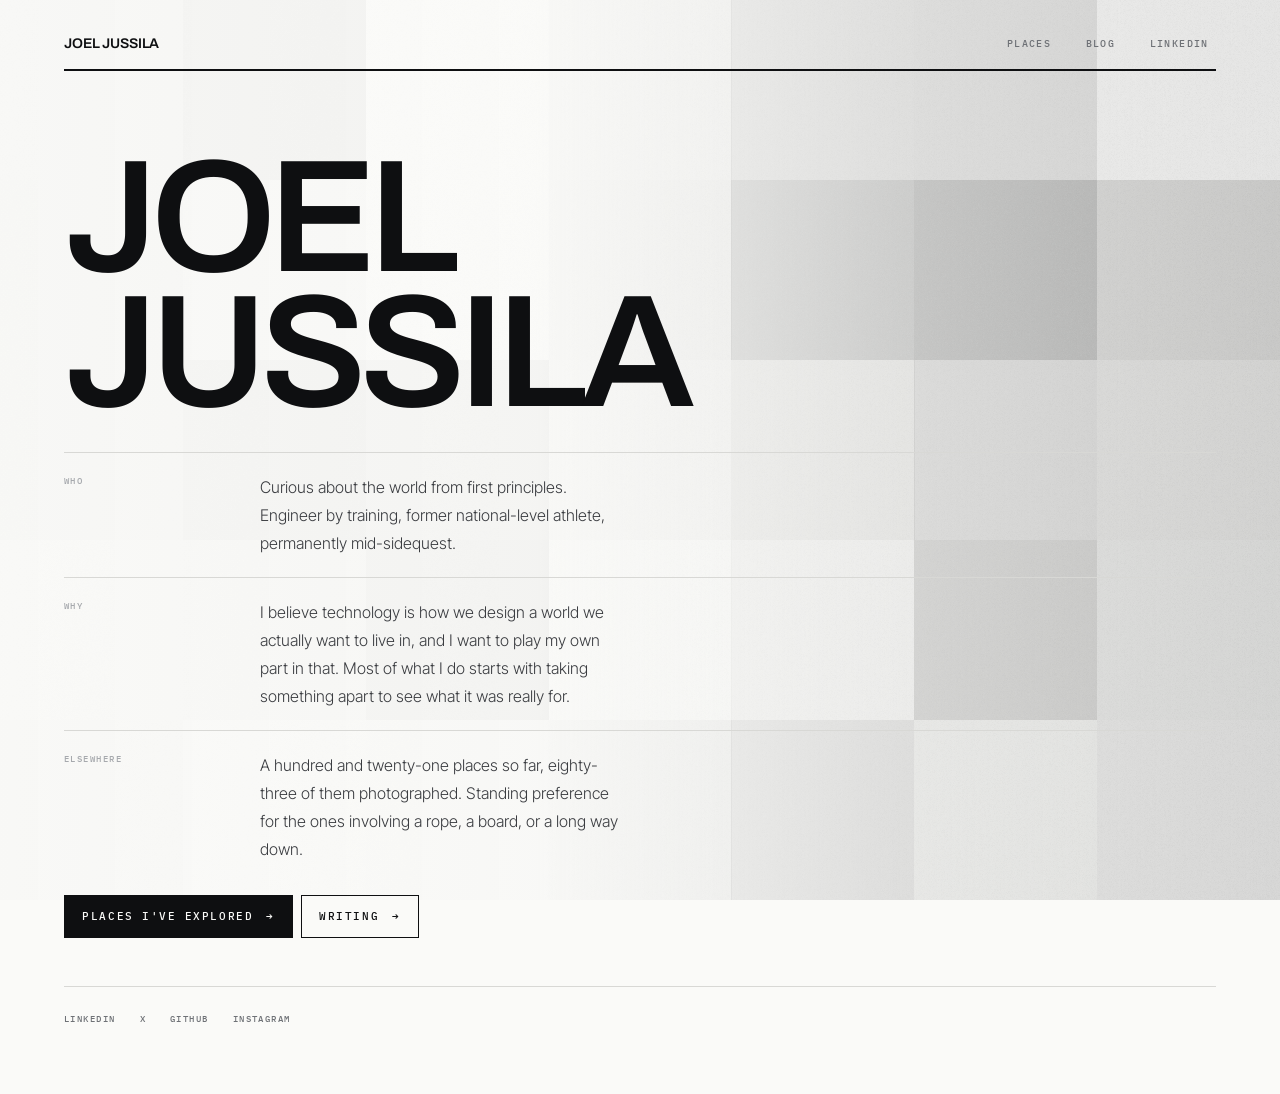
<file: design/d3-grain.html>
<!doctype html>
<html lang="en">
<head>
<meta charset="utf-8">
<meta name="viewport" content="width=device-width, initial-scale=1">
<title>Grain - Joel Jussila</title>
<meta name="robots" content="noindex">
<link rel="preconnect" href="https://fonts.googleapis.com">
<link rel="preconnect" href="https://fonts.gstatic.com" crossorigin>
<link rel="stylesheet" href="https://fonts.googleapis.com/css2?family=Archivo:wght@400;500;600&family=IBM+Plex+Mono:wght@400;500&family=Inter+Tight:wght@300;400&display=swap">
<style>
  :root{
    --paper:     #FAFAF8;
    --paper-2:   #F0F0EE;
    --ink:       #0E0F11;
    --ink-mid:   #3A3C40;
    --ink-soft:  #6E7176;
    --ink-faint: #A6A9AD;
    --rule:      #D8D8D5;
    --display: Archivo, "Helvetica Neue", Arial, sans-serif;
    --body: "Inter Tight", system-ui, sans-serif;
    --mono: "IBM Plex Mono", ui-monospace, monospace;
  }

  *,*::before,*::after{ box-sizing:border-box; }
  html,body{ height:100%; }

  body{
    margin:0; background:var(--paper); color:var(--ink-mid);
    font-family:var(--body); font-weight:300; font-size:16px; line-height:1.7;
    -webkit-font-smoothing:antialiased; overflow-x:hidden;
  }

  #blocks{ position:fixed; inset:0; width:100%; height:100%; z-index:0; pointer-events:none; }
  #grain{ position:fixed; inset:0; width:100%; height:100%; z-index:1; pointer-events:none; opacity:.55; }

  .veil{
    position:fixed; inset:0; z-index:2; pointer-events:none;
    background:linear-gradient(to right, rgba(250,250,248,.97) 0%, rgba(250,250,248,.94) 42%, rgba(250,250,248,.62) 70%, rgba(250,250,248,.42) 100%);
  }
  html[data-current-view="places"] .veil,
  html[data-current-view="blog"] .veil,
  html[data-current-view="post"] .veil{ background:rgba(250,250,248,.93); }

  /* ---- a hard modular grid ---------------------------------------------- */

  .shell{
    position:relative; z-index:3; min-height:100%;
    max-width:78rem; margin:0 auto;
    padding: clamp(1.25rem,3vw,2rem) clamp(1.25rem,4vw,3rem) 4rem;
  }

  .masthead{
    display:grid; grid-template-columns:1fr auto; align-items:center; gap:2rem;
    padding-bottom:.85rem; border-bottom:2px solid var(--ink);
  }
  .sigil{
    font-family:var(--display); font-weight:600; font-size:.875rem;
    letter-spacing:-.01em; text-transform:uppercase; color:var(--ink); text-decoration:none;
  }
  nav.top{ display:flex; gap:1.25rem; }
  nav.top a{
    font-family:var(--mono); font-size:.625rem; font-weight:500; letter-spacing:.14em;
    text-transform:uppercase; color:var(--ink-soft); text-decoration:none;
    padding:.2rem .45rem; transition:background-color .25s ease, color .25s ease;
  }
  nav.top a:hover{ background:var(--ink); color:var(--paper); }
  html[data-current-view="places"] nav.top a[data-goto="places"],
  html[data-current-view="blog"] nav.top a[data-goto="blog"],
  html[data-current-view="post"] nav.top a[data-goto="blog"]{ background:var(--ink); color:var(--paper); }

  /* ---- home -------------------------------------------------------------- */

  .hero{ padding: clamp(2.5rem,9vh,5rem) 0 0; }

  h1{
    font-family:var(--display); font-weight:600;
    font-size:clamp(3.5rem,15vw,10rem);
    line-height:.84; letter-spacing:-.045em;
    color:var(--ink); margin:0 0 2rem; text-transform:uppercase;
  }

  .band{
    display:grid; grid-template-columns:repeat(12,1fr); gap:1.5rem;
    border-top:1px solid var(--rule); padding-top:1.25rem; margin-bottom:1.25rem;
  }
  .band .label{
    grid-column:span 2;
    font-family:var(--mono); font-size:.5625rem; font-weight:500; letter-spacing:.16em;
    text-transform:uppercase; color:var(--ink-faint);
  }
  .band .content{ grid-column:span 7; }
  .band p{ margin:0 0 1rem; font-size:1rem; line-height:1.75; color:var(--ink-mid); max-width:40ch; }
  .band p:last-child{ margin-bottom:0; }

  .doors{ display:flex; flex-wrap:wrap; gap:.5rem; margin:2rem 0 0; }
  .door{
    font-family:var(--mono); font-size:.6875rem; font-weight:500; letter-spacing:.14em;
    text-transform:uppercase; color:var(--paper); background:var(--ink);
    text-decoration:none; padding:.75rem 1.15rem;
    display:inline-flex; align-items:center; gap:.8rem;
    transition:background-color .25s ease;
  }
  .door:hover{ background:var(--ink-mid); }
  .door.ghost{ background:none; color:var(--ink); box-shadow:inset 0 0 0 1px var(--ink); }
  .door.ghost:hover{ background:var(--ink); color:var(--paper); }

  .elsewhere{ list-style:none; margin:3rem 0 0; padding:1rem 0 0; border-top:1px solid var(--rule); display:flex; flex-wrap:wrap; gap:.3rem 1.5rem; }
  .elsewhere a{ font-family:var(--mono); font-size:.5625rem; font-weight:500; letter-spacing:.16em; text-transform:uppercase; color:var(--ink-soft); text-decoration:none; }
  .elsewhere a:hover{ color:var(--ink); }

  /* ---- section heads ------------------------------------------------------ */

  .view-head{ padding: clamp(2rem,6vh,3.5rem) 0 clamp(1.25rem,3vh,2rem); }
  .kicker{ font-family:var(--mono); font-size:.5625rem; font-weight:500; letter-spacing:.2em; text-transform:uppercase; color:var(--ink-faint); margin:0 0 .75rem; }
  h2.section{ font-family:var(--display); font-weight:600; font-size:clamp(2.25rem,7vw,4rem); line-height:.9; letter-spacing:-.035em; text-transform:uppercase; color:var(--ink); margin:0 0 .8rem; }
  .note{ font-size:.9375rem; color:var(--ink-soft); max-width:44ch; margin:0; }

  /* ---- places -------------------------------------------------------------- */

  .stage{ display:grid; grid-template-columns:minmax(0,1fr) 16rem; gap:clamp(1.5rem,4vw,3rem); align-items:start; border-top:1px solid var(--rule); padding-top:1.5rem; }
  .globe-holder{ position:relative; display:grid; place-items:center; min-height:min(58vh,32rem); }

  canvas[data-proto="globe"]{
    display:block; touch-action:none; cursor:grab; max-width:100%;
    --g-sea: #FFFFFF;
    --g-land: #E4E4E1;
    --g-edge: #0E0F11;
    --g-grat: rgba(14,15,17,.10);
    --g-rim: #0E0F11;
    --g-mark: #0E0F11;
    --g-mark-hi: #0E0F11;
    --g-label: #0E0F11;
    --g-glow: 14,15,17;
    --g-glow-alpha: 0;
    --g-label-font: 500 10px "IBM Plex Mono", monospace;
    --g-mark-shape: square;
  }
  canvas.dragging{ cursor:grabbing; }

  .index-head{
    display:flex; justify-content:space-between; align-items:baseline;
    font-family:var(--mono); font-size:.5625rem; font-weight:500; letter-spacing:.16em;
    text-transform:uppercase; color:var(--paper); background:var(--ink);
    padding:.45rem .6rem; margin:0 0 .35rem;
  }
  ul.index{ list-style:none; margin:0; padding:0; max-height:min(28rem,54vh); overflow-y:auto; scrollbar-width:thin; scrollbar-color:var(--rule) transparent; }
  ul.index::-webkit-scrollbar{ width:4px; }
  ul.index::-webkit-scrollbar-thumb{ background:var(--rule); }
  ul.index button{
    width:100%; display:flex; align-items:baseline; gap:.7rem;
    padding:.3rem .6rem; background:none; border:0; text-align:left;
    font-family:var(--mono); font-size:.625rem; font-weight:500; letter-spacing:.1em;
    text-transform:uppercase; color:var(--ink-soft); cursor:pointer;
    transition:background-color .2s ease, color .2s ease;
  }
  ul.index button:hover, ul.index button[aria-current="true"]{ background:var(--ink); color:var(--paper); }
  ul.index .n{ font-size:.5rem; color:var(--ink-faint); font-variant-numeric:tabular-nums; }
  ul.index button:hover .n, ul.index button[aria-current="true"] .n{ color:var(--ink-faint); }

  /* ---- panel ---------------------------------------------------------------- */

  .panel{
    position:fixed; top:0; right:0; bottom:0; z-index:30;
    width:min(25rem,100vw); background:var(--paper);
    border-left:2px solid var(--ink); padding:clamp(1.25rem,3vw,2rem);
    overflow-y:auto; transform:translateX(101%); visibility:hidden;
  }
  .ready .panel{ transition: transform .45s cubic-bezier(.22,.61,.36,1), visibility 0s linear .45s; }
  .panel[data-open="true"]{ transform:none; visibility:visible; transition: transform .45s cubic-bezier(.22,.61,.36,1), visibility 0s; }

  .panel-close{
    background:var(--ink); border:0; color:var(--paper); padding:.45rem .85rem;
    font-family:var(--mono); font-size:.5625rem; font-weight:500; letter-spacing:.16em;
    text-transform:uppercase; cursor:pointer;
  }
  .panel h3{ font-family:var(--display); font-weight:600; font-size:2rem; line-height:.95; letter-spacing:-.03em; text-transform:uppercase; color:var(--ink); margin:1.5rem 0 .35rem; }
  .coords{ font-family:var(--mono); font-size:.5625rem; letter-spacing:.12em; color:var(--ink-soft); margin:0 0 1.5rem; }

  .frames{ display:grid; grid-template-columns:1fr 1fr; gap:.4rem; }
  .frames .frame:first-child:last-child{ grid-column:span 2; }
  .frame{ position:relative; aspect-ratio:1/1; overflow:hidden; cursor:pointer; background:var(--paper-2); }
  /* Flat grey, hard contrast: the photographs join the grid of blocks
     behind them rather than sitting on top of it. */
  .frame img{
    width:100%; height:100%; object-fit:cover; display:block;
    filter:grayscale(1) contrast(1.25) brightness(1.02);
    transition:transform .6s cubic-bezier(.22,.61,.36,1);
  }
  .frame:hover img{ transform:scale(1.04); }
  .frame.is-empty{ display:grid; place-items:center; cursor:default; font-family:var(--mono); font-size:.5rem; letter-spacing:.16em; text-transform:uppercase; color:var(--ink-faint); }

  .lightbox{
    position:fixed; inset:0; z-index:60; background:rgba(250,250,248,.97);
    display:grid; place-items:center; padding:clamp(1.5rem,6vw,5rem);
    opacity:0; visibility:hidden; transition:opacity .35s ease, visibility .35s; cursor:zoom-out;
  }
  .lightbox[data-open="true"]{ opacity:1; visibility:visible; }
  .lightbox img{ max-width:100%; max-height:80vh; display:block; }
  .lightbox figcaption{ font-family:var(--mono); font-size:.5625rem; font-weight:500; letter-spacing:.2em; text-transform:uppercase; color:var(--ink); margin-top:1rem; text-align:center; }

  /* ---- blog ------------------------------------------------------------------ */

  ul.posts{ list-style:none; margin:0; padding:0; max-width:56rem; border-top:2px solid var(--ink); }
  ul.posts button{
    width:100%; display:grid; grid-template-columns:3rem 1fr 8rem; gap:1.5rem; align-items:start;
    padding:1.5rem 0; background:none; border:0; border-bottom:1px solid var(--rule);
    text-align:left; cursor:pointer; transition:background-color .2s ease;
  }
  ul.posts button:hover{ background:var(--paper-2); }
  .post-n{ font-family:var(--mono); font-size:.5625rem; font-weight:500; color:var(--ink-faint); padding-top:.5rem; }
  .post-title{ display:block; font-family:var(--display); font-weight:600; font-size:1.5rem; line-height:1.08; letter-spacing:-.025em; color:var(--ink); margin-bottom:.4rem; }
  .post-stand{ display:block; font-size:.875rem; color:var(--ink-soft); max-width:46ch; }
  .post-meta{ display:flex; flex-direction:column; gap:.2rem; font-family:var(--mono); font-size:.5rem; font-weight:500; letter-spacing:.14em; text-transform:uppercase; color:var(--ink-faint); padding-top:.5rem; text-align:right; }

  /* ---- one post --------------------------------------------------------------- */

  .article{ max-width:34rem; padding: clamp(2rem,6vh,4rem) 0 4rem; }
  .article .back{ font-family:var(--mono); font-size:.5625rem; font-weight:500; letter-spacing:.16em; text-transform:uppercase; color:var(--ink-soft); text-decoration:none; display:inline-block; margin-bottom:2.5rem; cursor:pointer; }
  .article .back:hover{ color:var(--ink); }
  .article h2{ font-family:var(--display); font-weight:600; font-size:clamp(2rem,5.5vw,3rem); line-height:.95; letter-spacing:-.035em; color:var(--ink); margin:0 0 1rem; }
  .article .standfirst{ font-size:1.125rem; line-height:1.6; color:var(--ink-soft); margin:0 0 1.25rem; }
  .article .dateline{ font-family:var(--mono); font-size:.5625rem; font-weight:500; letter-spacing:.16em; text-transform:uppercase; color:var(--ink-faint); padding-bottom:2rem; margin:0 0 2rem; border-bottom:1px solid var(--rule); }
  .article .body p{ font-size:1.0625rem; line-height:1.85; color:var(--ink-mid); margin:0 0 1.5rem; }

  @media (max-width:900px){
    .band{ grid-template-columns:1fr; gap:.5rem; }
    .band .label, .band .content{ grid-column:auto; }
    .stage{ grid-template-columns:1fr; }
    ul.index{ max-height:15rem; }
    .panel{ top:auto; width:100%; max-height:84svh; border-left:0; border-top:2px solid var(--ink); transform:translateY(101%); }
    ul.posts button{ grid-template-columns:2rem 1fr; }
    .post-meta{ display:none; }
  }
  @media (prefers-reduced-motion: reduce){ *{ transition-duration:.01ms !important; } }
</style>
</head>
<body>

<canvas id="blocks" aria-hidden="true"></canvas>
<canvas id="grain" aria-hidden="true"></canvas>
<div class="veil" aria-hidden="true"></div>

<div class="shell">

  <header class="masthead">
    <a class="sigil" href="#" data-goto="home">Joel Jussila</a>
    <nav class="top">
      <a href="#" data-goto="places">Places</a>
      <a href="#" data-goto="blog">Blog</a>
      <a href="https://www.linkedin.com/in/joel-jussila/">LinkedIn</a>
    </nav>
  </header>

  <!-- ---- home ---- -->
  <section data-view="home">
    <div class="hero">
      <h1>Joel<br>Jussila</h1>

      <div class="band">
        <p class="label">Who</p>
        <div class="content">
          <p>Curious about the world from first principles. Engineer by training, former national-level athlete, permanently mid-sidequest.</p>
        </div>
      </div>

      <div class="band">
        <p class="label">Why</p>
        <div class="content">
          <p>I believe technology is how we design a world we actually want to live in, and I want to play my own part in that. Most of what I do starts with taking something apart to see what it was really for.</p>
        </div>
      </div>

      <div class="band">
        <p class="label">Elsewhere</p>
        <div class="content">
          <p>A hundred and twenty-one places so far, eighty-three of them photographed. Standing preference for the ones involving a rope, a board, or a long way down.</p>
        </div>
      </div>

      <div class="doors">
        <a class="door" href="#" data-goto="places">Places I've explored <span>&rarr;</span></a>
        <a class="door ghost" href="#" data-goto="blog">Writing <span>&rarr;</span></a>
      </div>

      <ul class="elsewhere">
        <li><a href="https://www.linkedin.com/in/joel-jussila/" rel="me">LinkedIn</a></li>
        <li><a href="https://x.com/JoelJussila" rel="me">X</a></li>
        <li><a href="https://github.com/joeljussila" rel="me">GitHub</a></li>
        <li><a href="https://instagram.com/jussilajoel" rel="me">Instagram</a></li>
      </ul>
    </div>
  </section>

  <!-- ---- places ---- -->
  <section data-view="places" hidden>
    <div class="view-head">
      <p class="kicker">Atlas &mdash; <span data-proto="count-inline"></span> places</p>
      <h2 class="section">Places I've<br>explored</h2>
      <p class="note">Drag to turn the globe. Every mark is somewhere I have been; open one to see what it looks like.</p>
    </div>
    <div class="stage">
      <div class="globe-holder">
        <canvas data-proto="globe" data-globe-style="fill" aria-label="Rotatable globe marking visited places. The list beside it covers the same places."></canvas>
      </div>
      <nav>
        <p class="index-head"><span>Index</span><span data-proto="count"></span></p>
        <ul class="index" data-proto="index"></ul>
      </nav>
    </div>
  </section>

  <!-- ---- blog ---- -->
  <section data-view="blog" hidden>
    <div class="view-head">
      <p class="kicker">Blog</p>
      <h2 class="section">Writing</h2>
      <p class="note">Thinking out loud, mostly unfinished. Placeholder pieces until there is something real to put here.</p>
    </div>
    <ul class="posts" data-proto="posts"></ul>
  </section>

  <!-- ---- one post ---- -->
  <section data-view="post" hidden>
    <article class="article">
      <a class="back" data-goto="blog">&larr; All writing</a>
      <h2 data-proto="post-title"></h2>
      <p class="standfirst" data-proto="post-standfirst"></p>
      <p class="dateline" data-proto="post-date"></p>
      <div class="body" data-proto="post-body"></div>
    </article>
  </section>

</div>

<aside class="panel" data-proto="panel" data-open="false" aria-hidden="true">
  <button class="panel-close" data-proto="panel-close" type="button">Close</button>
  <h3 data-proto="panel-title"></h3>
  <p class="coords" data-proto="panel-coords"></p>
  <div class="frames" data-proto="panel-frames"></div>
</aside>

<figure class="lightbox" data-proto="lightbox" data-open="false" aria-hidden="true">
  <img data-proto="lightbox-img" alt="">
  <figcaption data-proto="lightbox-caption"></figcaption>
</figure>

<script src="proto.js"></script>
<script>
/* ---- the block field -------------------------------------------------------
 *
 * A coarse grid of grey rectangles, each easing toward a new value on its own
 * schedule. Only a handful are ever in motion, and each move takes the better
 * part of a minute, so the composition is different every time you look
 * without ever being seen to change. Forty rectangles is nothing to draw, so
 * this can afford to repaint on a plain interval.
 */
(function(){
  var canvas = document.getElementById("blocks");
  var ctx = canvas.getContext("2d");
  var reduced = matchMedia("(prefers-reduced-motion: reduce)").matches;

  var COLS = 7, ROWS = 5;
  var cells = [], W = 0, H = 0;

  function tone(){
    // Weighted toward the pale end so the field stays background.
    var r = Math.random();
    if (r < 0.34) return 0.02 + Math.random() * 0.06;
    if (r < 0.72) return 0.10 + Math.random() * 0.10;
    return 0.22 + Math.random() * 0.16;
  }

  function build(){
    cells = [];
    for (var r = 0; r < ROWS; r++){
      for (var c = 0; c < COLS; c++){
        var v = tone();
        cells.push({
          c: c, r: r,
          // Cells straddle their neighbours a little, which is what gives the
          // field its overlapping-plates look instead of a chequerboard.
          spanC: Math.random() < 0.26 ? 2 : 1,
          spanR: Math.random() < 0.20 ? 2 : 1,
          v: v, from: v, to: v,
          t: 1, dur: 1, wait: 2 + Math.random() * 26
        });
      }
    }
  }

  function draw(){
    ctx.clearRect(0,0,W,H);
    var cw = W / COLS, ch = H / ROWS;
    for (var i = 0; i < cells.length; i++){
      var cell = cells[i];
      if (cell.v <= 0.005) continue;
      ctx.fillStyle = "rgba(14,15,17," + cell.v.toFixed(3) + ")";
      ctx.fillRect(
        Math.round(cell.c * cw), Math.round(cell.r * ch),
        Math.ceil(cw * cell.spanC), Math.ceil(ch * cell.spanR)
      );
    }
  }

  function step(dt){
    for (var i = 0; i < cells.length; i++){
      var cell = cells[i];
      if (cell.t >= 1){
        cell.wait -= dt;
        if (cell.wait > 0) continue;
        cell.from = cell.v;
        cell.to = tone();
        cell.t = 0;
        cell.dur = 18 + Math.random() * 34;   // the better part of a minute
        cell.wait = 6 + Math.random() * 40;
        continue;
      }
      cell.t = Math.min(1, cell.t + dt / cell.dur);
      var e = cell.t < 0.5 ? 2*cell.t*cell.t : 1 - Math.pow(-2*cell.t + 2, 2) / 2;
      cell.v = cell.from + (cell.to - cell.from) * e;
    }
  }

  function resize(){
    W = Math.max(1, innerWidth); H = Math.max(1, innerHeight);
    var dpr = Math.min(devicePixelRatio || 1, 2);
    canvas.width = Math.round(W * dpr); canvas.height = Math.round(H * dpr);
    canvas.style.width = W + "px"; canvas.style.height = H + "px";
    ctx.setTransform(dpr,0,0,dpr,0,0);
    draw();
  }

  build();
  var timer;
  addEventListener("resize", function(){ clearTimeout(timer); timer = setTimeout(resize, 150); });
  resize();

  if (!reduced){
    var last = performance.now();
    setInterval(function(){
      var now = performance.now();
      var dt = Math.min((now - last) / 1000, 1);
      last = now;
      step(dt);
      draw();
    }, 100);
  }
})();

/* ---- grain ----------------------------------------------------------------
 * Painted once into a small tile and repeated. This is the thing that stops
 * the flat rectangles above from looking like a CSS gradient and makes them
 * look like film.
 */
(function(){
  var canvas = document.getElementById("grain");
  var ctx = canvas.getContext("2d");
  var size = 180;
  var tile = document.createElement("canvas");
  tile.width = tile.height = size;
  var t = tile.getContext("2d");
  var image = t.createImageData(size, size);
  var data = image.data;
  for (var i = 0; i < data.length; i += 4){
    var v = Math.random() * 255;
    data[i] = data[i+1] = data[i+2] = v;
    data[i+3] = Math.random() * 255 * 0.10;
  }
  t.putImageData(image, 0, 0);
  var pattern = ctx.createPattern(tile, "repeat");

  function paint(){
    var W = innerWidth, H = innerHeight;
    var dpr = Math.min(devicePixelRatio || 1, 2);
    canvas.width = Math.round(W * dpr); canvas.height = Math.round(H * dpr);
    canvas.style.width = W + "px"; canvas.style.height = H + "px";
    ctx.setTransform(dpr,0,0,dpr,0,0);
    ctx.clearRect(0,0,W,H);
    ctx.fillStyle = pattern;
    ctx.fillRect(0,0,W,H);
  }
  var timer;
  addEventListener("resize", function(){ clearTimeout(timer); timer = setTimeout(paint, 150); });
  paint();
})();

Proto.start();
</script>
</body>
</html>
</file>
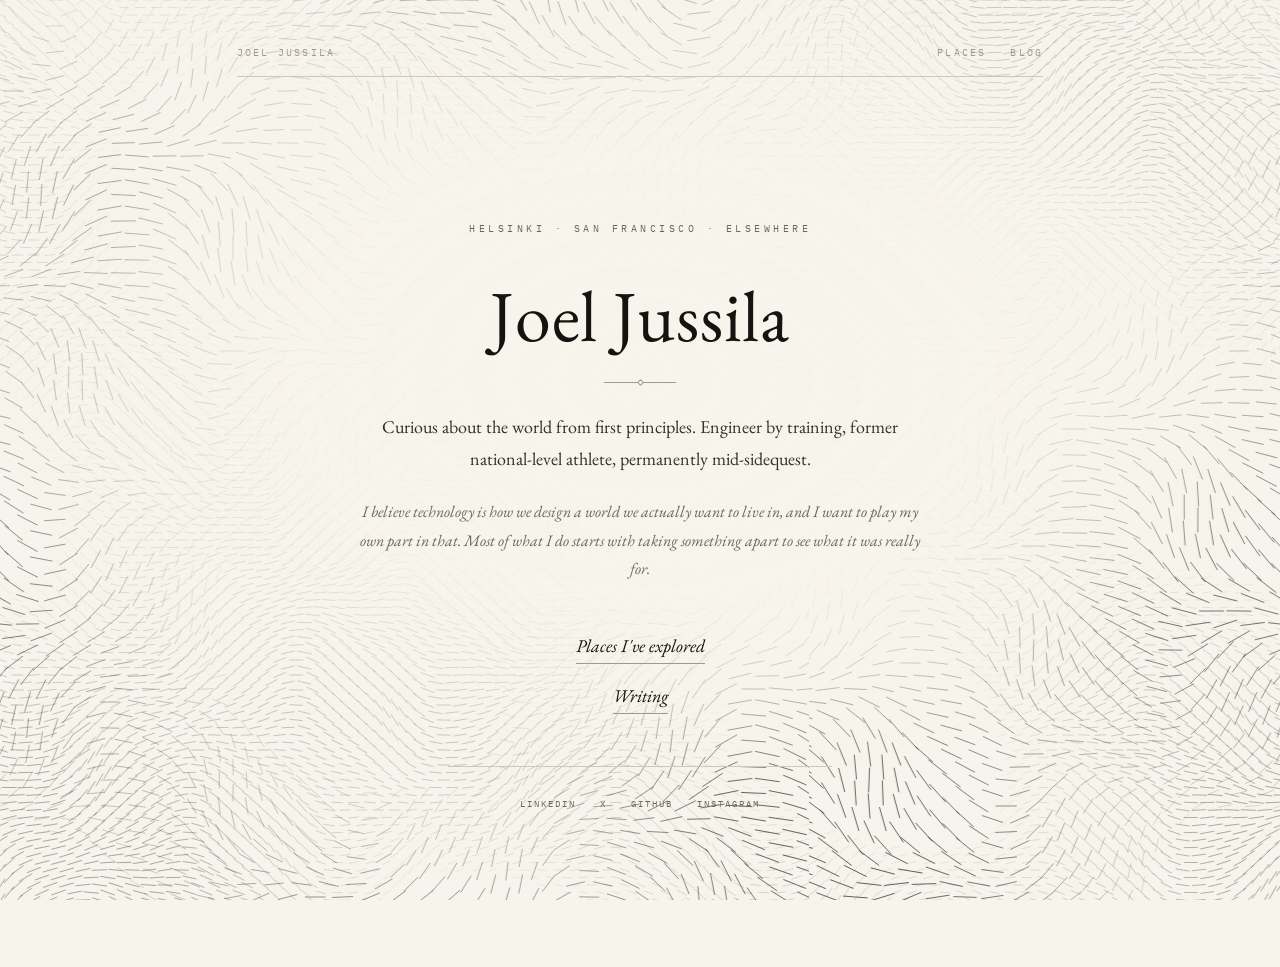
<file: design/d4-hachure.html>
<!doctype html>
<html lang="en">
<head>
<meta charset="utf-8">
<meta name="viewport" content="width=device-width, initial-scale=1">
<title>Hachure - Joel Jussila</title>
<meta name="robots" content="noindex">
<link rel="preconnect" href="https://fonts.googleapis.com">
<link rel="preconnect" href="https://fonts.gstatic.com" crossorigin>
<link rel="stylesheet" href="https://fonts.googleapis.com/css2?family=EB+Garamond:ital,wght@0,400;0,500;1,400&family=IBM+Plex+Mono:wght@300;400&display=swap">
<style>
  :root{
    --paper:     #F7F4EC;
    --paper-2:   #EDE8DC;
    --ink:       #14130F;
    --ink-mid:   #33312A;
    --ink-soft:  #6B6759;
    --ink-faint: #A09A88;
    --rule:      #CFC8B6;
    --display: "EB Garamond", Garamond, Georgia, serif;
    --mono: "IBM Plex Mono", ui-monospace, monospace;
  }

  *,*::before,*::after{ box-sizing:border-box; }
  html,body{ height:100%; }

  body{
    margin:0; background:var(--paper); color:var(--ink-mid);
    font-family:var(--display); font-weight:400; font-size:17px; line-height:1.65;
    -webkit-font-smoothing:antialiased; overflow-x:hidden;
  }

  #water{ position:fixed; inset:0; width:100%; height:100%; z-index:0; pointer-events:none; }

  .veil{
    position:fixed; inset:0; z-index:1; pointer-events:none;
    background:radial-gradient(50% 46% at 50% 42%, rgba(247,244,236,.97) 0%, rgba(247,244,236,.94) 54%, rgba(247,244,236,.58) 80%, rgba(247,244,236,.10) 100%);
  }
  html[data-current-view="places"] .veil,
  html[data-current-view="blog"] .veil,
  html[data-current-view="post"] .veil{ background:rgba(247,244,236,.90); }

  /* ---- the leaf ----------------------------------------------------------
     A single sheet inset from the window with a torn edge, so the page reads
     as a piece of paper laid on the water rather than as a screen. */

  .leaf{
    position:relative; z-index:2;
    min-height:100%;
    max-width:60rem;
    margin:0 auto;
    padding: clamp(2rem,5vh,4rem) clamp(1.75rem,6vw,5rem) 5rem;
  }

  .rule-top{
    display:flex; justify-content:space-between; align-items:baseline; gap:2rem;
    font-family:var(--mono); font-size:.625rem; letter-spacing:.22em;
    text-transform:uppercase; color:var(--ink-faint);
    padding-bottom:.9rem; border-bottom:1px solid var(--rule);
  }
  .rule-top a{ color:var(--ink-faint); text-decoration:none; transition:color .3s ease; }
  .rule-top a:hover{ color:var(--ink); }
  nav.top{ display:flex; gap:1.5rem; }
  html[data-current-view="places"] nav.top a[data-goto="places"],
  html[data-current-view="blog"] nav.top a[data-goto="blog"],
  html[data-current-view="post"] nav.top a[data-goto="blog"]{ color:var(--ink); }

  /* ---- home --------------------------------------------------------------- */

  .titlepage{
    text-align:center;
    padding: clamp(4rem,16vh,10rem) 0 clamp(3rem,8vh,5rem);
    max-width:36rem; margin:0 auto;
  }

  .titlepage .above{
    font-family:var(--mono); font-size:.625rem; letter-spacing:.35em;
    text-transform:uppercase; color:var(--ink-soft); margin:0 0 2.5rem;
  }

  h1{
    font-family:var(--display); font-weight:400;
    font-size:clamp(2.75rem,8vw,4.5rem);
    line-height:1.06; letter-spacing:.01em;
    color:var(--ink); margin:0 0 1.75rem;
  }

  .ornament{
    display:block; width:4.5rem; height:1px; background:var(--ink-faint);
    margin:0 auto 1.75rem; position:relative;
  }
  .ornament::after{
    content:""; position:absolute; left:50%; top:-2px;
    width:5px; height:5px; margin-left:-2.5px;
    background:var(--paper); border:1px solid var(--ink-faint); transform:rotate(45deg);
  }

  .lede{ font-size:1.125rem; line-height:1.8; color:var(--ink-mid); margin:0 0 1.4rem; }
  .lede.small{ font-size:1rem; color:var(--ink-soft); font-style:italic; }

  .doors{ display:flex; flex-direction:column; align-items:center; gap:.9rem; margin:2.75rem 0 3.25rem; }
  .door{
    font-family:var(--display); font-size:1.125rem; font-style:italic;
    color:var(--ink); text-decoration:none;
    padding:.15rem 0; border-bottom:1px solid var(--ink-faint);
    transition:border-color .35s ease, letter-spacing .35s ease;
  }
  .door:hover{ border-color:var(--ink); letter-spacing:.02em; }

  .elsewhere{
    list-style:none; margin:0 auto; padding:1.25rem 0 0; max-width:24rem;
    border-top:1px solid var(--rule);
    display:flex; justify-content:center; flex-wrap:wrap; gap:.4rem 1.5rem;
  }
  .elsewhere a{
    font-family:var(--mono); font-size:.5625rem; letter-spacing:.22em;
    text-transform:uppercase; color:var(--ink-soft); text-decoration:none;
  }
  .elsewhere a:hover{ color:var(--ink); }

  /* ---- section heads -------------------------------------------------------- */

  .view-head{ text-align:center; padding: clamp(2.5rem,7vh,4rem) 0 clamp(1.5rem,4vh,2.5rem); }
  .kicker{ font-family:var(--mono); font-size:.5625rem; letter-spacing:.3em; text-transform:uppercase; color:var(--ink-faint); margin:0 0 1rem; }
  h2.section{ font-family:var(--display); font-weight:400; font-size:clamp(2rem,5.5vw,3rem); line-height:1.1; color:var(--ink); margin:0 0 .9rem; }
  .note{ font-size:.9375rem; font-style:italic; color:var(--ink-soft); max-width:40ch; margin:0 auto; }

  /* ---- places ----------------------------------------------------------------- */

  .stage{ display:grid; grid-template-columns:minmax(0,1fr) 13rem; gap:clamp(1.75rem,4vw,3rem); align-items:start; }
  .globe-holder{ position:relative; display:grid; place-items:center; min-height:min(56vh,30rem); }

  canvas[data-proto="globe"]{
    display:block; touch-action:none; cursor:grab; max-width:100%;
    --g-sea: transparent;
    --g-land: rgba(247,244,236,.55);
    --g-edge: #14130F;
    --g-grat: rgba(20,19,15,.12);
    --g-rim: rgba(20,19,15,.5);
    --g-mark: #14130F;
    --g-mark-hi: #14130F;
    --g-label: #14130F;
    --g-glow: 20,19,15;
    --g-glow-alpha: 0.04;
    --g-label-font: 400 11px "IBM Plex Mono", monospace;
    --g-hatch-gap: 2.6;
    --g-hatch-angle: -18;
    --g-mark-shape: dot;
  }
  canvas.dragging{ cursor:grabbing; }

  .index-head{
    display:flex; justify-content:space-between; align-items:baseline;
    font-family:var(--mono); font-size:.5625rem; letter-spacing:.22em;
    text-transform:uppercase; color:var(--ink-faint);
    padding-bottom:.7rem; margin:0 0 .5rem; border-bottom:1px solid var(--rule);
  }
  ul.index{ list-style:none; margin:0; padding:0 .5rem 0 0; max-height:min(27rem,52vh); overflow-y:auto; scrollbar-width:thin; scrollbar-color:var(--rule) transparent; }
  ul.index::-webkit-scrollbar{ width:4px; }
  ul.index::-webkit-scrollbar-thumb{ background:var(--rule); }
  ul.index button{
    width:100%; display:flex; align-items:baseline; gap:.8rem;
    padding:.28rem 0; background:none; border:0; text-align:left;
    font-family:var(--display); font-size:1rem; color:var(--ink-soft);
    cursor:pointer; transition:color .25s ease;
  }
  ul.index button:hover, ul.index button[aria-current="true"]{ color:var(--ink); font-style:italic; }
  ul.index .n{ font-family:var(--mono); font-size:.5rem; color:var(--ink-faint); font-variant-numeric:tabular-nums; }

  /* ---- panel --------------------------------------------------------------------- */

  .panel{
    position:fixed; top:0; right:0; bottom:0; z-index:30;
    width:min(24rem,100vw); background:var(--paper);
    border-left:1px solid var(--rule); padding:clamp(1.5rem,3.5vw,2.25rem);
    overflow-y:auto; transform:translateX(101%); visibility:hidden;
    box-shadow:-30px 0 60px -45px rgba(20,19,15,.35);
  }
  .ready .panel{ transition: transform .5s cubic-bezier(.22,.61,.36,1), visibility 0s linear .5s; }
  .panel[data-open="true"]{ transform:none; visibility:visible; transition: transform .5s cubic-bezier(.22,.61,.36,1), visibility 0s; }

  .panel-close{ background:none; border:0; padding:0; font-family:var(--mono); font-size:.5625rem; letter-spacing:.22em; text-transform:uppercase; color:var(--ink-faint); cursor:pointer; transition:color .3s ease; }
  .panel-close:hover{ color:var(--ink); }
  .panel h3{ font-family:var(--display); font-weight:400; font-size:2rem; line-height:1.1; color:var(--ink); margin:1.5rem 0 .3rem; }
  .coords{ font-family:var(--mono); font-size:.5625rem; letter-spacing:.12em; color:var(--ink-faint); margin:0 0 1.6rem; }

  .frames{ display:grid; gap:.75rem; }
  /* Warm sepia-black: the photographs are printed in the same ink as the
     water behind them. */
  .frame{ position:relative; aspect-ratio:4/5; overflow:hidden; cursor:pointer; background:var(--paper-2); }
  .frame img{
    width:100%; height:100%; object-fit:cover; display:block;
    filter:grayscale(1) contrast(1.1) brightness(1.05) sepia(.22);
    mix-blend-mode:multiply;
    transition:transform .8s cubic-bezier(.22,.61,.36,1);
  }
  .frame::after{ content:""; position:absolute; inset:0; pointer-events:none; background:#14130F; mix-blend-mode:screen; opacity:.30; }
  .frame:hover img{ transform:scale(1.03); }
  .frame.is-empty{ display:grid; place-items:center; cursor:default; font-family:var(--mono); font-size:.5rem; letter-spacing:.2em; text-transform:uppercase; color:var(--ink-faint); }
  .frame.is-empty::after{ display:none; }

  .lightbox{
    position:fixed; inset:0; z-index:60; background:rgba(247,244,236,.96);
    display:grid; place-items:center; padding:clamp(1.5rem,6vw,5rem);
    opacity:0; visibility:hidden; transition:opacity .4s ease, visibility .4s; cursor:zoom-out;
  }
  .lightbox[data-open="true"]{ opacity:1; visibility:visible; }
  .lightbox img{ max-width:100%; max-height:80vh; display:block; box-shadow:0 30px 70px -45px rgba(20,19,15,.5); }
  .lightbox figcaption{ font-family:var(--mono); font-size:.5625rem; letter-spacing:.24em; text-transform:uppercase; color:var(--ink-soft); margin-top:1.1rem; text-align:center; }

  /* ---- blog ------------------------------------------------------------------------- */

  ul.posts{ list-style:none; margin:0 auto; padding:0; max-width:44rem; }
  ul.posts button{
    width:100%; display:block; text-align:center;
    padding:2rem 0; background:none; border:0; border-bottom:1px solid var(--rule);
    cursor:pointer; transition:opacity .3s ease;
  }
  ul.posts li:first-child button{ border-top:1px solid var(--rule); }
  ul.posts button:hover{ opacity:.62; }
  .post-n{ display:block; font-family:var(--mono); font-size:.5rem; letter-spacing:.3em; color:var(--ink-faint); margin-bottom:.9rem; }
  .post-title{ display:block; font-family:var(--display); font-weight:400; font-size:1.75rem; line-height:1.2; color:var(--ink); margin-bottom:.5rem; }
  .post-stand{ display:block; font-style:italic; font-size:1rem; color:var(--ink-soft); max-width:38ch; margin:0 auto .9rem; }
  .post-meta{ display:flex; justify-content:center; gap:1.25rem; font-family:var(--mono); font-size:.5rem; letter-spacing:.2em; text-transform:uppercase; color:var(--ink-faint); }

  /* ---- one post ------------------------------------------------------------------------ */

  .article{ max-width:32rem; margin:0 auto; padding: clamp(2rem,6vh,4rem) 0 5rem; }
  .article .back{ display:block; text-align:center; font-family:var(--mono); font-size:.5625rem; letter-spacing:.22em; text-transform:uppercase; color:var(--ink-faint); text-decoration:none; margin-bottom:3rem; cursor:pointer; }
  .article .back:hover{ color:var(--ink); }
  .article h2{ font-family:var(--display); font-weight:400; font-size:clamp(2rem,5vw,2.75rem); line-height:1.15; color:var(--ink); margin:0 0 1rem; text-align:center; }
  .article .standfirst{ font-style:italic; font-size:1.125rem; line-height:1.6; color:var(--ink-soft); margin:0 0 1.25rem; text-align:center; }
  .article .dateline{ font-family:var(--mono); font-size:.5625rem; letter-spacing:.22em; text-transform:uppercase; color:var(--ink-faint); text-align:center; padding-bottom:2.5rem; margin:0 0 2.5rem; border-bottom:1px solid var(--rule); }
  .article .body p{ font-size:1.125rem; line-height:1.8; color:var(--ink-mid); margin:0 0 1.4rem; text-align:justify; hyphens:auto; }
  .article .body p:first-child::first-letter{ font-size:3.4em; float:left; line-height:.84; padding:.05em .1em 0 0; color:var(--ink); }

  @media (max-width:880px){
    .stage{ grid-template-columns:1fr; }
    ul.index{ max-height:15rem; }
    .panel{ top:auto; width:100%; max-height:84svh; border-left:0; border-top:1px solid var(--rule); transform:translateY(101%); }
    .article .body p{ text-align:left; }
  }
  @media (prefers-reduced-motion: reduce){ *{ transition-duration:.01ms !important; } }
</style>
</head>
<body>

<canvas id="water" aria-hidden="true"></canvas>
<div class="veil" aria-hidden="true"></div>

<div class="leaf">

  <div class="rule-top">
    <a href="#" data-goto="home">Joel Jussila</a>
    <nav class="top">
      <a href="#" data-goto="places">Places</a>
      <a href="#" data-goto="blog">Blog</a>
    </nav>
  </div>

  <!-- ---- home ---- -->
  <section data-view="home">
    <div class="titlepage">
      <p class="above">Helsinki &middot; San Francisco &middot; Elsewhere</p>
      <h1>Joel Jussila</h1>
      <span class="ornament" aria-hidden="true"></span>
      <p class="lede">Curious about the world from first principles. Engineer by training, former national-level athlete, permanently mid-sidequest.</p>
      <p class="lede small">I believe technology is how we design a world we actually want to live in, and I want to play my own part in that. Most of what I do starts with taking something apart to see what it was really for.</p>

      <div class="doors">
        <a class="door" href="#" data-goto="places">Places I've explored</a>
        <a class="door" href="#" data-goto="blog">Writing</a>
      </div>

      <ul class="elsewhere">
        <li><a href="https://www.linkedin.com/in/joel-jussila/" rel="me">LinkedIn</a></li>
        <li><a href="https://x.com/JoelJussila" rel="me">X</a></li>
        <li><a href="https://github.com/joeljussila" rel="me">GitHub</a></li>
        <li><a href="https://instagram.com/jussilajoel" rel="me">Instagram</a></li>
      </ul>
    </div>
  </section>

  <!-- ---- places ---- -->
  <section data-view="places" hidden>
    <div class="view-head">
      <p class="kicker">Atlas &middot; <span data-proto="count-inline"></span> places</p>
      <h2 class="section">Places I've explored</h2>
      <p class="note">Drag to turn the globe. Every mark is somewhere I have been; open one to see what it looks like.</p>
    </div>
    <div class="stage">
      <div class="globe-holder">
        <canvas data-proto="globe" data-globe-style="hatch" aria-label="Rotatable globe marking visited places. The list beside it covers the same places."></canvas>
      </div>
      <nav>
        <p class="index-head"><span>Index</span><span data-proto="count"></span></p>
        <ul class="index" data-proto="index"></ul>
      </nav>
    </div>
  </section>

  <!-- ---- blog ---- -->
  <section data-view="blog" hidden>
    <div class="view-head">
      <p class="kicker">Blog</p>
      <h2 class="section">Writing</h2>
      <p class="note">Thinking out loud, mostly unfinished. Placeholder pieces until there is something real to put here.</p>
    </div>
    <ul class="posts" data-proto="posts"></ul>
  </section>

  <!-- ---- one post ---- -->
  <section data-view="post" hidden>
    <article class="article">
      <a class="back" data-goto="blog">&larr; All writing</a>
      <h2 data-proto="post-title"></h2>
      <p class="standfirst" data-proto="post-standfirst"></p>
      <p class="dateline" data-proto="post-date"></p>
      <div class="body" data-proto="post-body"></div>
    </article>
  </section>

</div>

<aside class="panel" data-proto="panel" data-open="false" aria-hidden="true">
  <button class="panel-close" data-proto="panel-close" type="button">Close</button>
  <h3 data-proto="panel-title"></h3>
  <p class="coords" data-proto="panel-coords"></p>
  <div class="frames" data-proto="panel-frames"></div>
</aside>

<figure class="lightbox" data-proto="lightbox" data-open="false" aria-hidden="true">
  <img data-proto="lightbox-img" alt="">
  <figcaption data-proto="lightbox-caption"></figcaption>
</figure>

<script src="proto.js"></script>
<script>
/* ---- turbulent water ------------------------------------------------------
 *
 * Short strokes laid along a flow field, the way an engraver hatches moving
 * water. The field is built from sines whose horizontal frequencies are whole
 * cycles of the tile width, so the tile repeats without a seam and can simply
 * be scrolled. Two layers at different scales and speeds give the parallax
 * that reads as depth.
 */
(function(){
  var canvas = document.getElementById("water");
  var ctx = canvas.getContext("2d");
  var reduced = matchMedia("(prefers-reduced-motion: reduce)").matches;

  var INK = "20,19,15";
  var TAU = Math.PI * 2;

  var layers = [
    { speed: 0.07, alpha: 0.66, cyc: 3, rowGap: 7.5, len: 13, gap: 3.4, turb: 0.62, w: 0.6 },
    { speed: 0.16, alpha: 0.88, cyc: 2, rowGap: 13,  len: 22, gap: 5.4, turb: 0.92, w: 0.85 }
  ];

  var W = 0, H = 0;

  function paintLayer(layer, index){
    var tile = document.createElement("canvas");
    tile.width = Math.max(1, Math.round(W));
    tile.height = Math.max(1, Math.round(H));
    var t = tile.getContext("2d");
    t.lineCap = "round";

    var fx1 = TAU * layer.cyc / W;
    var fx2 = TAU * (layer.cyc * 2) / W;
    var fx3 = TAU * (layer.cyc * 5) / W;
    var fy1 = TAU * 1.7 / H;
    var fy2 = TAU * 3.3 / H;
    var fy3 = TAU * 0.8 / H;
    var seed = index * 4.1;

    // The angle a stroke is laid at. Three crossed waves at unrelated
    // frequencies, so the field curls back on itself instead of settling into
    // the regular lattice two waves produce.
    function angle(x, y){
      return (Math.sin(x * fx1 + y * fy1 + seed) +
              Math.sin(x * fx2 - y * fy2 + seed * 1.4) * 0.55 +
              Math.sin(x * fx3 + y * fy3 * 2.1 - seed) * 0.22) * layer.turb;
    }

    // A second, much slower field decides how much ink any given patch of
    // water gets. This is what makes the hatching pool and thin the way an
    // engraver's does, rather than covering the sheet evenly.
    var dx1 = TAU * 1 / W, dx2 = TAU * 2 / W;
    var dy1 = TAU * 0.9 / H, dy2 = TAU * 1.6 / H;
    function density(x, y){
      var d = Math.sin(x * dx1 + y * dy1 + seed * 2.2) * 0.6
            + Math.sin(x * dx2 - y * dy2 + seed) * 0.4;
      return Math.max(0, Math.min(1, 0.52 + d * 0.62));
    }

    t.strokeStyle = "rgba(" + INK + "," + layer.alpha + ")";
    t.lineWidth = layer.w;

    var step = layer.len + layer.gap;
    for (var y = 0; y < H + layer.rowGap; y += layer.rowGap){
      // Every other row is offset, so the strokes never queue into columns.
      var stagger = (Math.round(y / layer.rowGap) % 2) * step * 0.5;
      var depth = 0.55 + 0.45 * Math.min(1, Math.max(0, y / H));

      for (var x = -layer.len + stagger; x < W + layer.len; x += step){
        var d = density(x, y);
        if (d < 0.16) continue;            // clear water
        var a = angle(x, y);
        var half = layer.len * (0.55 + d * 0.55) / 2;
        var ddx = Math.cos(a) * half, ddy = Math.sin(a) * half;
        t.globalAlpha = depth * d;
        t.beginPath();
        t.moveTo(x - ddx, y - ddy);
        t.lineTo(x + ddx, y + ddy);
        t.stroke();
      }
    }
    t.globalAlpha = 1;

    layer.tile = tile;
    layer.offset = layer.offset || Math.random() * W;
  }

  function resize(){
    W = Math.max(1, innerWidth); H = Math.max(1, innerHeight);
    var dpr = Math.min(devicePixelRatio || 1, 2);
    canvas.width = Math.round(W * dpr); canvas.height = Math.round(H * dpr);
    canvas.style.width = W + "px"; canvas.style.height = H + "px";
    ctx.setTransform(dpr,0,0,dpr,0,0);
    layers.forEach(paintLayer);
    render();
  }

  function render(){
    ctx.clearRect(0,0,W,H);
    for (var i = 0; i < layers.length; i++){
      var l = layers[i];
      if (!l.tile || !l.tile.width) continue;
      var x = -(l.offset % W);
      ctx.drawImage(l.tile, x, 0);
      ctx.drawImage(l.tile, x + W, 0);
    }
  }

  var last = performance.now();
  function tick(now){
    var dt = Math.min(now - last, 100) / 1000;
    last = now;
    for (var i = 0; i < layers.length; i++) layers[i].offset += layers[i].speed * dt * 60;
    render();
    requestAnimationFrame(tick);
  }

  var timer;
  addEventListener("resize", function(){ clearTimeout(timer); timer = setTimeout(resize, 150); });
  resize();
  if (!reduced) requestAnimationFrame(tick);
})();

Proto.start();
</script>
</body>
</html>
</file>
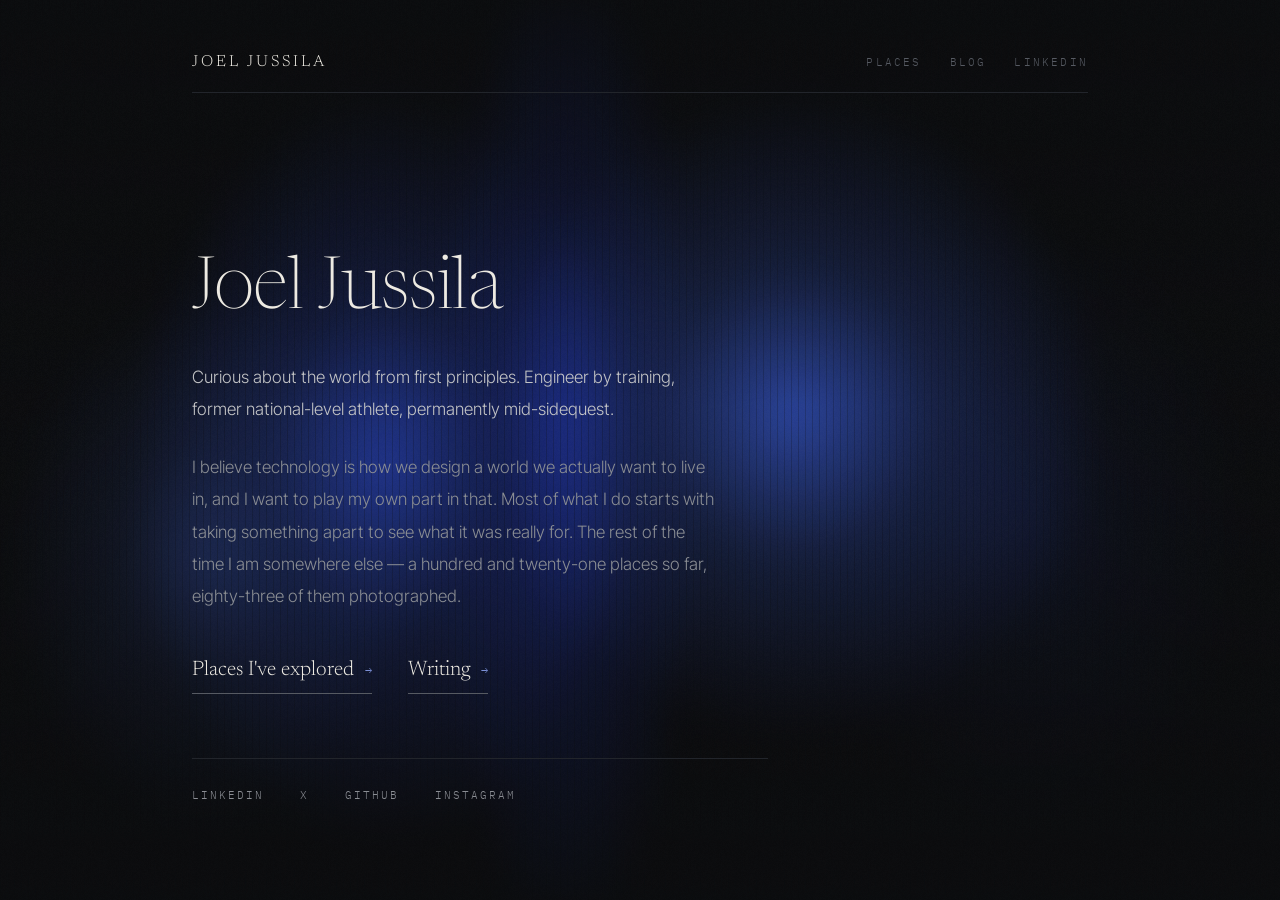
<file: design/d5-nocturne.html>
<!doctype html>
<html lang="en">
<head>
<meta charset="utf-8">
<meta name="viewport" content="width=device-width, initial-scale=1">
<title>Nocturne - Joel Jussila</title>
<meta name="robots" content="noindex">
<meta name="color-scheme" content="dark">
<link rel="preconnect" href="https://fonts.googleapis.com">
<link rel="preconnect" href="https://fonts.gstatic.com" crossorigin>
<link rel="stylesheet" href="https://fonts.googleapis.com/css2?family=IBM+Plex+Mono:wght@300;400&family=Inter+Tight:wght@300;400&family=Newsreader:opsz,wght@6..72,200;6..72,300&display=swap">
<style>
  :root{
    --ground:    #0B0C0E;
    --ground-2:  #121419;
    --ink:       #EDEAE2;
    --ink-body:  #C3C4C6;
    --ink-soft:  #8A8D93;
    --ink-faint: #565A62;
    --rule:      #22252B;
    --blue:      #2A48B8;
    --blue-soft: #7C90D8;
    --display: Newsreader, Georgia, serif;
    --body: "Inter Tight", system-ui, sans-serif;
    --mono: "IBM Plex Mono", ui-monospace, monospace;
  }

  *,*::before,*::after{ box-sizing:border-box; }
  html,body{ height:100%; }

  body{
    margin:0; background:var(--ground); color:var(--ink-body);
    font-family:var(--body); font-weight:300; font-size:16px; line-height:1.75;
    -webkit-font-smoothing:antialiased; overflow-x:hidden;
  }

  #bloom{ position:fixed; inset:0; width:100%; height:100%; z-index:0; pointer-events:none; }
  #grain{ position:fixed; inset:0; width:100%; height:100%; z-index:1; pointer-events:none; opacity:.4; }

  .veil{
    position:fixed; inset:0; z-index:2; pointer-events:none;
    background:
      repeating-linear-gradient(to right, rgba(11,12,14,.22) 0 1px, rgba(11,12,14,0) 1px 7px),
      linear-gradient(to bottom, rgba(11,12,14,.48) 0%, rgba(11,12,14,.16) 45%, rgba(11,12,14,.55) 100%);
  }
  html[data-current-view="places"] .veil,
  html[data-current-view="blog"] .veil,
  html[data-current-view="post"] .veil{ background:rgba(11,12,14,.80); }

  .shell{
    position:relative; z-index:3; min-height:100%;
    max-width:64rem; margin:0 auto;
    padding: clamp(1.75rem,4vw,3rem) clamp(1.5rem,5vw,4rem) 5rem;
  }

  /* ---- chrome ------------------------------------------------------------ */

  .masthead{
    display:flex; justify-content:space-between; align-items:baseline; gap:2rem;
    padding-bottom:1rem; border-bottom:1px solid var(--rule);
  }
  .sigil{
    font-family:var(--display); font-weight:300; font-size:1rem;
    letter-spacing:.18em; text-transform:uppercase; color:var(--ink); text-decoration:none;
  }
  nav.top{ display:flex; gap:1.75rem; }
  nav.top a{
    font-family:var(--mono); font-size:.6875rem; letter-spacing:.2em;
    text-transform:uppercase; color:var(--ink-faint); text-decoration:none;
    padding-bottom:.2rem; border-bottom:1px solid transparent;
    transition:color .35s ease, border-color .35s ease;
  }
  nav.top a:hover{ color:var(--ink); border-bottom-color:var(--blue-soft); }
  html[data-current-view="places"] nav.top a[data-goto="places"],
  html[data-current-view="blog"] nav.top a[data-goto="blog"],
  html[data-current-view="post"] nav.top a[data-goto="blog"]{ color:var(--ink); border-bottom-color:var(--blue-soft); }

  /* ---- home --------------------------------------------------------------- */

  .hero{ padding: clamp(5rem,18vh,11rem) 0 0; max-width:36rem; }

  h1{
    font-family:var(--display); font-weight:200;
    font-size:clamp(2.75rem,8vw,4.5rem); line-height:1.02;
    letter-spacing:-.005em; color:var(--ink); margin:0 0 2rem;
  }

  .lede{ font-size:1.0625rem; line-height:1.9; color:var(--ink-body); margin:0 0 1.6rem; max-width:33rem; }
  .lede.dim{ color:var(--ink-soft); }

  .doors{ display:flex; flex-wrap:wrap; gap:.75rem 2.25rem; align-items:baseline; margin:2.5rem 0 4rem; }
  .door{
    font-family:var(--display); font-weight:300; font-size:1.3125rem;
    color:var(--ink); text-decoration:none;
    display:inline-flex; align-items:baseline; gap:.7rem;
    padding-bottom:.25rem; border-bottom:1px solid var(--ink-faint);
    transition:border-color .35s ease, gap .35s ease;
  }
  .door .arrow{ font-family:var(--mono); font-size:.75rem; color:var(--blue-soft); }
  .door:hover{ border-bottom-color:var(--blue-soft); gap:1.1rem; }

  .elsewhere{ list-style:none; margin:0; padding:1.25rem 0 0; border-top:1px solid var(--rule); display:flex; flex-wrap:wrap; gap:.4rem 2.25rem; }
  .elsewhere a{ font-family:var(--mono); font-size:.6875rem; letter-spacing:.18em; text-transform:uppercase; color:var(--ink-soft); text-decoration:none; transition:color .3s ease; }
  .elsewhere a:hover{ color:var(--ink); }

  /* ---- section heads --------------------------------------------------------- */

  .view-head{ padding: clamp(2.5rem,7vh,4.5rem) 0 clamp(1.5rem,4vh,2.5rem); }
  .kicker{ font-family:var(--mono); font-size:.625rem; letter-spacing:.24em; text-transform:uppercase; color:var(--ink-faint); margin:0 0 1rem; }
  h2.section{ font-family:var(--display); font-weight:200; font-size:clamp(2.25rem,6vw,3.5rem); line-height:1.05; color:var(--ink); margin:0 0 .85rem; }
  .note{ font-size:.9375rem; color:var(--ink-soft); max-width:46ch; margin:0; }

  /* ---- places ------------------------------------------------------------------ */

  .stage{ display:grid; grid-template-columns:minmax(0,1fr) 14rem; gap:clamp(2rem,5vw,3.5rem); align-items:start; }
  .globe-holder{ position:relative; display:grid; place-items:center; min-height:min(60vh,33rem); }

  canvas[data-proto="globe"]{
    display:block; touch-action:none; cursor:grab; max-width:100%;
    --g-sea: #070809;
    --g-land: #171B24;
    --g-edge: #2C3346;
    --g-grat: rgba(124,144,216,.09);
    --g-rim: rgba(124,144,216,.28);
    --g-mark: #7C90D8;
    --g-mark-hi: #DCE4FF;
    --g-label: #DCE4FF;
    --g-glow: 90,120,230;
    --g-glow-alpha: 0.22;
    --g-label-font: 400 11px "IBM Plex Mono", monospace;
    --g-mark-shape: dot;
  }
  canvas.dragging{ cursor:grabbing; }

  .index-head{
    display:flex; justify-content:space-between; align-items:baseline;
    font-family:var(--mono); font-size:.625rem; letter-spacing:.2em;
    text-transform:uppercase; color:var(--ink-faint);
    padding-bottom:.75rem; margin:0 0 .5rem; border-bottom:1px solid var(--rule);
  }
  ul.index{ list-style:none; margin:0; padding:0 .5rem 0 0; max-height:min(29rem,56vh); overflow-y:auto; scrollbar-width:thin; scrollbar-color:var(--rule) transparent; }
  ul.index::-webkit-scrollbar{ width:4px; }
  ul.index::-webkit-scrollbar-thumb{ background:var(--rule); }
  ul.index button{
    width:100%; display:flex; align-items:baseline; gap:.85rem;
    padding:.35rem 0; background:none; border:0; text-align:left;
    font-family:var(--body); font-weight:300; font-size:.8125rem;
    letter-spacing:.08em; text-transform:uppercase; color:var(--ink-soft);
    cursor:pointer; transition:color .3s ease;
  }
  ul.index button:hover, ul.index button[aria-current="true"]{ color:var(--ink); }
  ul.index .n{ font-family:var(--mono); font-size:.5625rem; color:var(--ink-faint); font-variant-numeric:tabular-nums; }

  /* ---- panel ---------------------------------------------------------------------- */

  .panel{
    position:fixed; top:0; right:0; bottom:0; z-index:30;
    width:min(25rem,100vw); background:var(--ground);
    border-left:1px solid var(--rule); padding:clamp(1.5rem,4vw,2.25rem);
    overflow-y:auto; transform:translateX(101%); visibility:hidden;
  }
  .ready .panel{ transition: transform .5s cubic-bezier(.22,.61,.36,1), visibility 0s linear .5s; }
  .panel[data-open="true"]{ transform:none; visibility:visible; transition: transform .5s cubic-bezier(.22,.61,.36,1), visibility 0s; }

  .panel-close{ background:none; border:1px solid var(--rule); padding:.5rem .85rem; font-family:var(--mono); font-size:.625rem; letter-spacing:.16em; text-transform:uppercase; color:var(--ink-faint); cursor:pointer; transition:color .3s ease, border-color .3s ease; }
  .panel-close:hover{ color:var(--ink); border-color:var(--ink-faint); }
  .panel h3{ font-family:var(--display); font-weight:200; font-size:2rem; line-height:1.1; color:var(--ink); margin:1.5rem 0 .35rem; }
  .coords{ font-family:var(--mono); font-size:.625rem; letter-spacing:.1em; color:var(--ink-faint); margin:0 0 1.75rem; }

  .frames{ display:grid; gap:.6rem; }
  /* Duotone into the night: shadows go to the page's own black, highlights
     to a cold blue, so a photograph reads as part of the same field of
     light as the globe. */
  .frame{ position:relative; aspect-ratio:1/1; overflow:hidden; cursor:pointer; background:var(--ground-2); border:1px solid var(--rule); }
  .frame img{
    width:100%; height:100%; object-fit:cover; display:block;
    filter:grayscale(1) contrast(1.15) brightness(.82);
    transition:transform .8s cubic-bezier(.22,.61,.36,1);
  }
  .frame::after{
    content:""; position:absolute; inset:0; pointer-events:none;
    background:linear-gradient(160deg, rgba(60,90,210,.42), rgba(11,12,14,.55));
    mix-blend-mode:overlay;
  }
  .frame:hover img{ transform:scale(1.03); }
  .frame.is-empty{ display:grid; place-items:center; cursor:default; font-family:var(--mono); font-size:.5625rem; letter-spacing:.18em; text-transform:uppercase; color:var(--ink-faint); }
  .frame.is-empty::after{ display:none; }

  .lightbox{
    position:fixed; inset:0; z-index:60; background:rgba(7,8,9,.94);
    display:grid; place-items:center; padding:clamp(1.5rem,6vw,5rem);
    opacity:0; visibility:hidden; transition:opacity .4s ease, visibility .4s; cursor:zoom-out;
  }
  .lightbox[data-open="true"]{ opacity:1; visibility:visible; }
  .lightbox img{ max-width:100%; max-height:82vh; display:block; }
  .lightbox figcaption{ font-family:var(--mono); font-size:.625rem; letter-spacing:.2em; text-transform:uppercase; color:var(--ink-soft); margin-top:1.25rem; text-align:center; }

  /* ---- blog ------------------------------------------------------------------------ */

  ul.posts{ list-style:none; margin:0; padding:0; max-width:50rem; border-top:1px solid var(--rule); }
  ul.posts button{
    width:100%; display:grid; grid-template-columns:2.5rem 1fr auto; gap:1.5rem; align-items:baseline;
    padding:1.75rem 0; background:none; border:0; border-bottom:1px solid var(--rule);
    text-align:left; cursor:pointer; transition:padding-left .4s cubic-bezier(.22,.61,.36,1);
  }
  ul.posts button:hover{ padding-left:.75rem; }
  .post-n{ font-family:var(--mono); font-size:.625rem; color:var(--ink-faint); }
  .post-title{ display:block; font-family:var(--display); font-weight:300; font-size:1.5rem; line-height:1.22; color:var(--ink); margin-bottom:.3rem; }
  .post-stand{ display:block; font-size:.875rem; color:var(--ink-soft); max-width:44ch; }
  .post-meta{ display:flex; flex-direction:column; align-items:flex-end; gap:.2rem; font-family:var(--mono); font-size:.5625rem; letter-spacing:.14em; text-transform:uppercase; color:var(--ink-faint); }

  /* ---- one post --------------------------------------------------------------------- */

  .article{ max-width:33rem; padding: clamp(2.5rem,7vh,4.5rem) 0 5rem; }
  .article .back{ font-family:var(--mono); font-size:.625rem; letter-spacing:.2em; text-transform:uppercase; color:var(--ink-faint); text-decoration:none; display:inline-block; margin-bottom:3rem; cursor:pointer; }
  .article .back:hover{ color:var(--ink); }
  .article h2{ font-family:var(--display); font-weight:200; font-size:clamp(2.25rem,5.5vw,3rem); line-height:1.1; color:var(--ink); margin:0 0 1rem; }
  .article .standfirst{ font-family:var(--display); font-style:italic; font-weight:300; font-size:1.1875rem; line-height:1.6; color:var(--ink-soft); margin:0 0 1.25rem; }
  .article .dateline{ font-family:var(--mono); font-size:.625rem; letter-spacing:.18em; text-transform:uppercase; color:var(--ink-faint); padding-bottom:2.5rem; margin:0 0 2.5rem; border-bottom:1px solid var(--rule); }
  .article .body p{ font-size:1.0625rem; line-height:1.95; color:var(--ink-body); margin:0 0 1.6rem; }

  @media (max-width:880px){
    .stage{ grid-template-columns:1fr; }
    ul.index{ max-height:16rem; }
    .panel{ top:auto; width:100%; max-height:84svh; border-left:0; border-top:1px solid var(--rule); transform:translateY(101%); }
    ul.posts button{ grid-template-columns:2rem 1fr; }
    .post-meta{ display:none; }
  }
  @media (prefers-reduced-motion: reduce){ *{ transition-duration:.01ms !important; } }
</style>
</head>
<body>

<canvas id="bloom" aria-hidden="true"></canvas>
<canvas id="grain" aria-hidden="true"></canvas>
<div class="veil" aria-hidden="true"></div>

<div class="shell">

  <header class="masthead">
    <a class="sigil" href="#" data-goto="home">Joel Jussila</a>
    <nav class="top">
      <a href="#" data-goto="places">Places</a>
      <a href="#" data-goto="blog">Blog</a>
      <a href="https://www.linkedin.com/in/joel-jussila/">LinkedIn</a>
    </nav>
  </header>

  <!-- ---- home ---- -->
  <section data-view="home">
    <div class="hero">
      <h1>Joel Jussila</h1>
      <p class="lede">Curious about the world from first principles. Engineer by training, former national-level athlete, permanently mid-sidequest.</p>
      <p class="lede dim">I believe technology is how we design a world we actually want to live in, and I want to play my own part in that. Most of what I do starts with taking something apart to see what it was really for. The rest of the time I am somewhere else &mdash; a hundred and twenty-one places so far, eighty-three of them photographed.</p>

      <div class="doors">
        <a class="door" href="#" data-goto="places">Places I've explored <span class="arrow">&rarr;</span></a>
        <a class="door" href="#" data-goto="blog">Writing <span class="arrow">&rarr;</span></a>
      </div>

      <ul class="elsewhere">
        <li><a href="https://www.linkedin.com/in/joel-jussila/" rel="me">LinkedIn</a></li>
        <li><a href="https://x.com/JoelJussila" rel="me">X</a></li>
        <li><a href="https://github.com/joeljussila" rel="me">GitHub</a></li>
        <li><a href="https://instagram.com/jussilajoel" rel="me">Instagram</a></li>
      </ul>
    </div>
  </section>

  <!-- ---- places ---- -->
  <section data-view="places" hidden>
    <div class="view-head">
      <p class="kicker">Atlas / <span data-proto="count-inline"></span> places</p>
      <h2 class="section">Places I've explored</h2>
      <p class="note">Drag to turn the globe. Every mark is somewhere I have been; open one to see what it looks like.</p>
    </div>
    <div class="stage">
      <div class="globe-holder">
        <canvas data-proto="globe" data-globe-style="fill" aria-label="Rotatable globe marking visited places. The list beside it covers the same places."></canvas>
      </div>
      <nav>
        <p class="index-head"><span>Index</span><span data-proto="count"></span></p>
        <ul class="index" data-proto="index"></ul>
      </nav>
    </div>
  </section>

  <!-- ---- blog ---- -->
  <section data-view="blog" hidden>
    <div class="view-head">
      <p class="kicker">Blog</p>
      <h2 class="section">Writing</h2>
      <p class="note">Thinking out loud, mostly unfinished. Placeholder pieces until there is something real to put here.</p>
    </div>
    <ul class="posts" data-proto="posts"></ul>
  </section>

  <!-- ---- one post ---- -->
  <section data-view="post" hidden>
    <article class="article">
      <a class="back" data-goto="blog">&larr; All writing</a>
      <h2 data-proto="post-title"></h2>
      <p class="standfirst" data-proto="post-standfirst"></p>
      <p class="dateline" data-proto="post-date"></p>
      <div class="body" data-proto="post-body"></div>
    </article>
  </section>

</div>

<aside class="panel" data-proto="panel" data-open="false" aria-hidden="true">
  <button class="panel-close" data-proto="panel-close" type="button">Close</button>
  <h3 data-proto="panel-title"></h3>
  <p class="coords" data-proto="panel-coords"></p>
  <div class="frames" data-proto="panel-frames"></div>
</aside>

<figure class="lightbox" data-proto="lightbox" data-open="false" aria-hidden="true">
  <img data-proto="lightbox-img" alt="">
  <figcaption data-proto="lightbox-caption"></figcaption>
</figure>

<script src="proto.js"></script>
<script>
/* ---- the bloom -------------------------------------------------------------
 *
 * Soft columns of indigo light, smeared vertically and blurred until nothing
 * has an edge. Drawn at a sixth of the window's size into a small buffer and
 * scaled up on the way out: the upscaling is most of the blur, which costs
 * nothing, and the canvas filter finishes the job. A buffer that small can be
 * repainted every frame without noticing, so the columns can breathe.
 */
(function(){
  var canvas = document.getElementById("bloom");
  var ctx = canvas.getContext("2d");
  var reduced = matchMedia("(prefers-reduced-motion: reduce)").matches;

  var buf = document.createElement("canvas");
  var bctx = buf.getContext("2d");

  var W = 0, H = 0, bw = 0, bh = 0;
  var SCALE = 6;

  // Each column drifts and breathes on its own slow cycle. Periods are all
  // different and none divide into another, so the arrangement never repeats.
  var columns = [
    { x: 0.30, w: 0.20, y: 0.52, h: 0.42, a: 1.15, hue: "42,72,205", px: 41, py: 67, ax: 0.055, ay: 0.07 },
    { x: 0.44, w: 0.11, y: 0.50, h: 0.55, a: 1.00, hue: "26,44,150", px: 53, py: 89, ax: 0.040, ay: 0.05 },
    { x: 0.62, w: 0.24, y: 0.46, h: 0.36, a: 0.80, hue: "58,96,230", px: 73, py: 59, ax: 0.070, ay: 0.06 },
    { x: 0.16, w: 0.16, y: 0.62, h: 0.30, a: 0.42, hue: "70,110,235", px: 97, py: 79, ax: 0.060, ay: 0.05 },
    { x: 0.80, w: 0.18, y: 0.58, h: 0.34, a: 0.34, hue: "40,68,190", px: 61, py: 101, ax: 0.050, ay: 0.06 }
  ];

  function draw(t){
    bctx.clearRect(0,0,bw,bh);

    for (var i = 0; i < columns.length; i++){
      var c = columns[i];
      var cx = (c.x + Math.sin(t / c.px) * c.ax) * bw;
      var cy = (c.y + Math.sin(t / c.py) * c.ay) * bh;
      var rw = c.w * bw;
      var rh = c.h * bh;
      // Breathing brightness, a slower cycle again than the drift.
      var alpha = c.a * (0.72 + 0.28 * Math.sin(t / (c.px * 1.7) + i));

      var g = bctx.createRadialGradient(cx, cy, 0, cx, cy, Math.max(rw, rh));
      g.addColorStop(0,   "rgba(" + c.hue + "," + (alpha).toFixed(3) + ")");
      g.addColorStop(0.45,"rgba(" + c.hue + "," + (alpha * 0.35).toFixed(3) + ")");
      g.addColorStop(1,   "rgba(" + c.hue + ",0)");

      bctx.save();
      bctx.translate(cx, cy);
      // Squashed horizontally: the light falls in vertical bands.
      bctx.scale(rw / Math.max(rw, rh), rh / Math.max(rw, rh));
      bctx.translate(-cx, -cy);
      bctx.fillStyle = g;
      bctx.fillRect(cx - Math.max(rw,rh), cy - Math.max(rw,rh), Math.max(rw,rh) * 2, Math.max(rw,rh) * 2);
      bctx.restore();
    }

    ctx.clearRect(0,0,W,H);
    ctx.save();
    if (typeof ctx.filter === "string") ctx.filter = "blur(" + Math.round(W / 90) + "px)";
    ctx.drawImage(buf, 0, 0, bw, bh, 0, 0, W, H);
    ctx.restore();
    ctx.filter = "none";
  }

  function resize(){
    W = Math.max(1, innerWidth); H = Math.max(1, innerHeight);
    var dpr = Math.min(devicePixelRatio || 1, 2);
    canvas.width = Math.round(W * dpr); canvas.height = Math.round(H * dpr);
    canvas.style.width = W + "px"; canvas.style.height = H + "px";
    ctx.setTransform(dpr,0,0,dpr,0,0);
    bw = Math.max(2, Math.round(W / SCALE));
    bh = Math.max(2, Math.round(H / SCALE));
    buf.width = bw; buf.height = bh;
    draw(performance.now() / 1000);
  }

  var timer;
  addEventListener("resize", function(){ clearTimeout(timer); timer = setTimeout(resize, 150); });
  resize();

  if (!reduced){
    (function tick(){
      draw(performance.now() / 1000);
      requestAnimationFrame(tick);
    })();
  }
})();

/* ---- grain ---------------------------------------------------------------- */
(function(){
  var canvas = document.getElementById("grain");
  var ctx = canvas.getContext("2d");
  var size = 180;
  var tile = document.createElement("canvas");
  tile.width = tile.height = size;
  var t = tile.getContext("2d");
  var image = t.createImageData(size, size);
  var data = image.data;
  for (var i = 0; i < data.length; i += 4){
    data[i] = 237; data[i+1] = 234; data[i+2] = 226;
    data[i+3] = Math.random() * 255 * 0.055;
  }
  t.putImageData(image, 0, 0);
  var pattern = ctx.createPattern(tile, "repeat");

  function paint(){
    var W = innerWidth, H = innerHeight;
    var dpr = Math.min(devicePixelRatio || 1, 2);
    canvas.width = Math.round(W * dpr); canvas.height = Math.round(H * dpr);
    canvas.style.width = W + "px"; canvas.style.height = H + "px";
    ctx.setTransform(dpr,0,0,dpr,0,0);
    ctx.clearRect(0,0,W,H);
    ctx.fillStyle = pattern;
    ctx.fillRect(0,0,W,H);
  }
  var timer;
  addEventListener("resize", function(){ clearTimeout(timer); timer = setTimeout(paint, 150); });
  paint();
})();

Proto.start();
</script>
</body>
</html>
</file>
